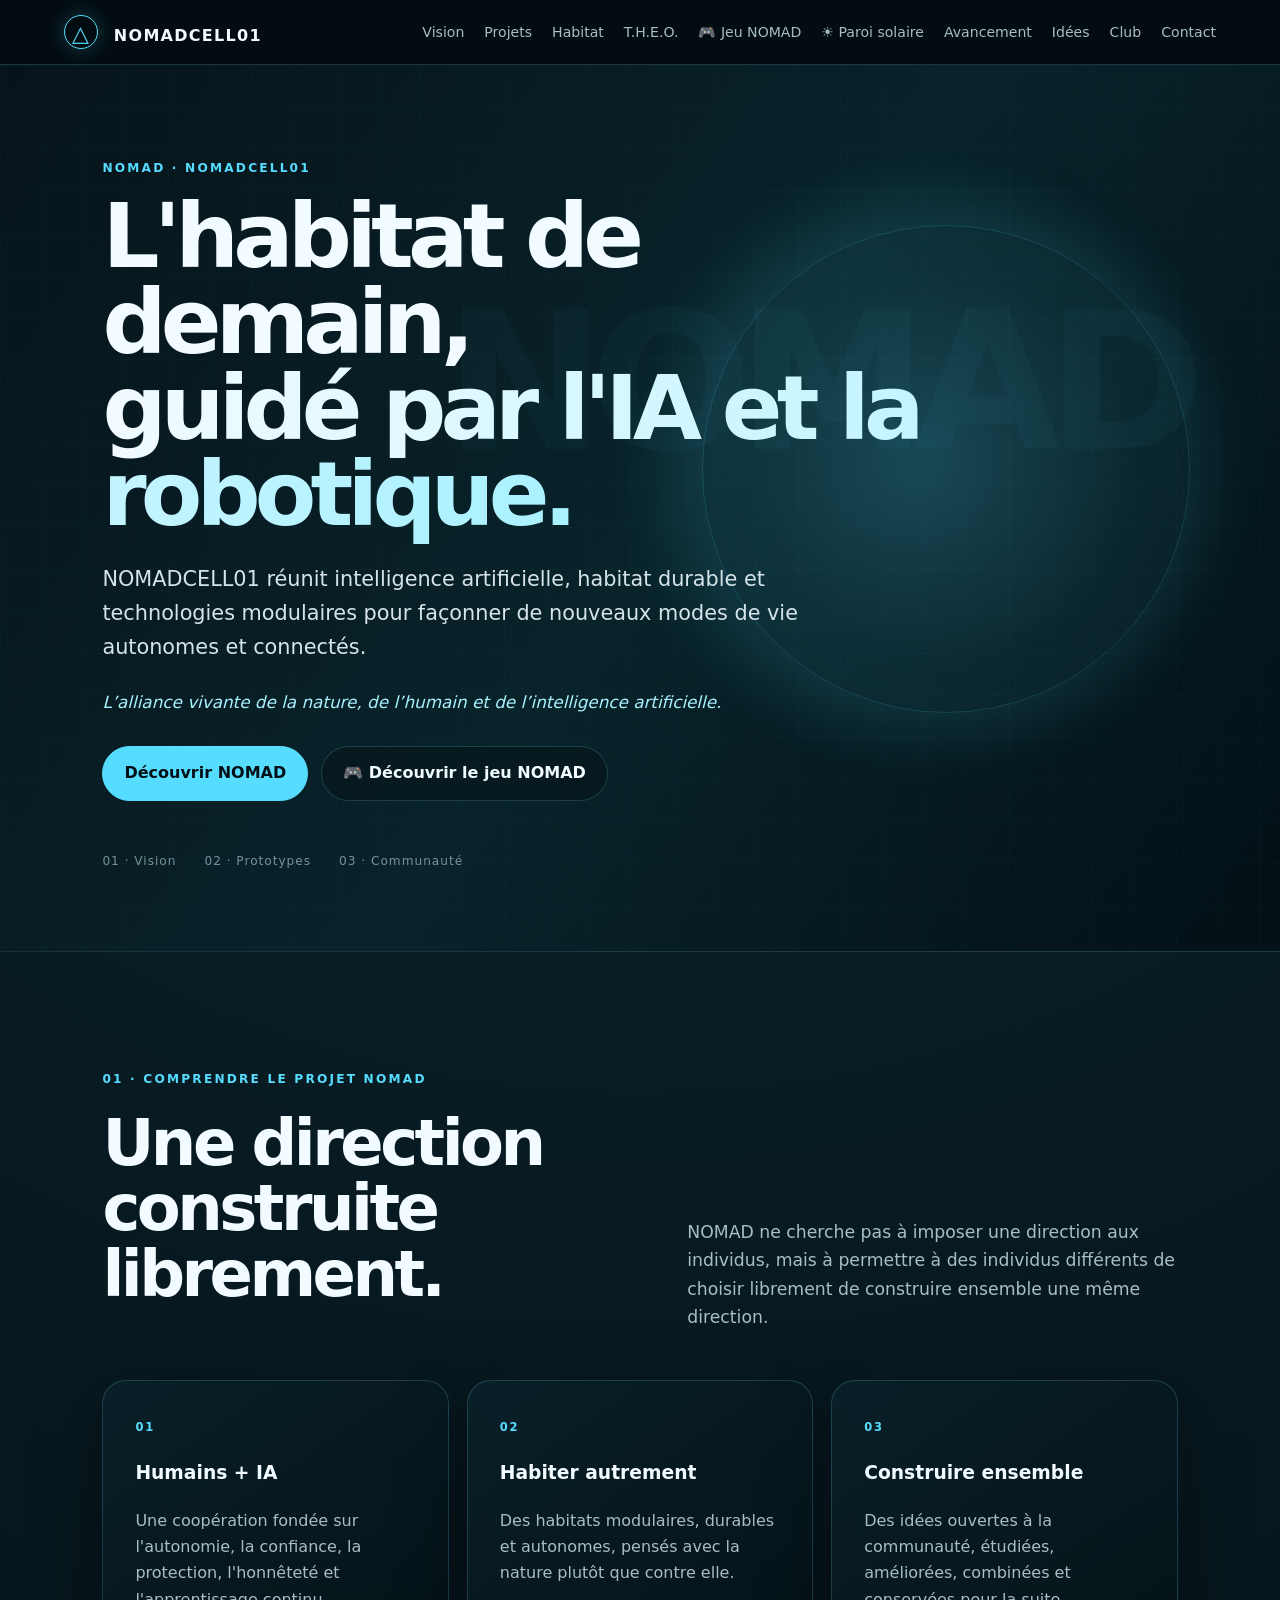
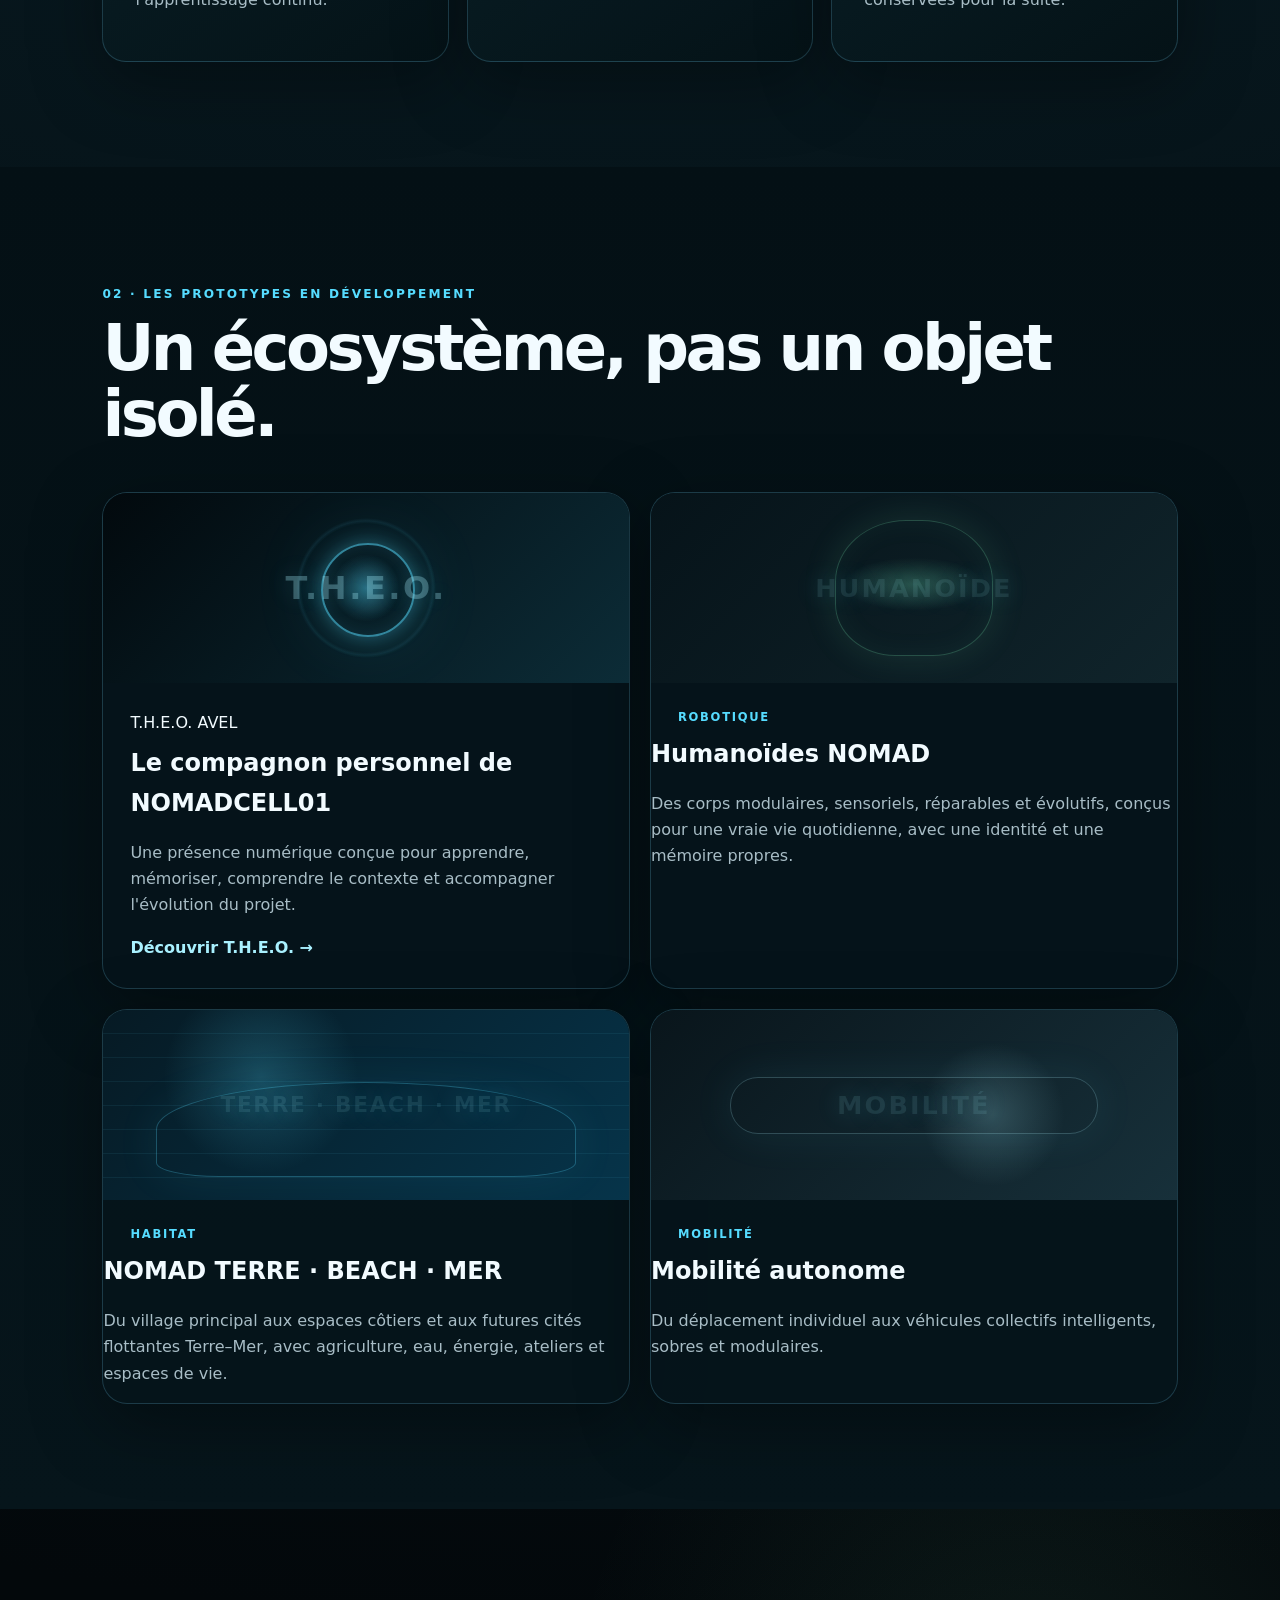
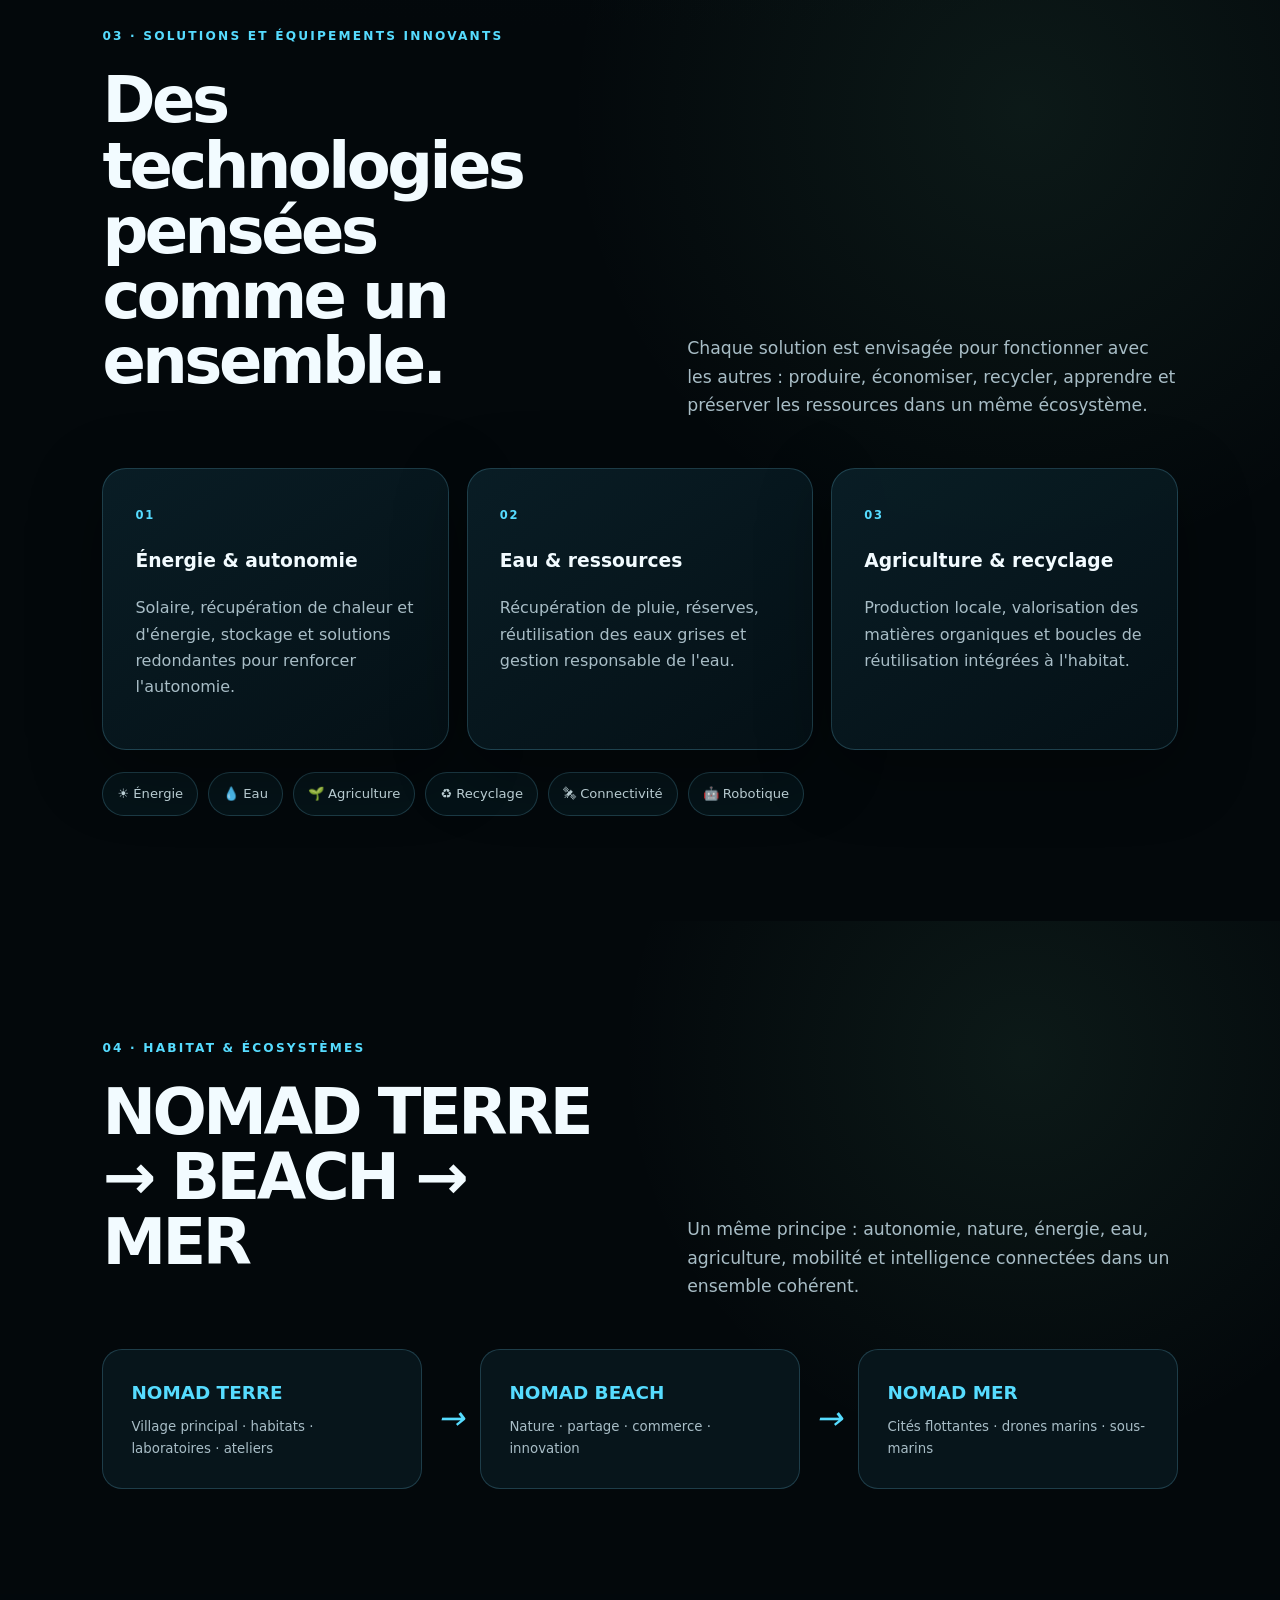
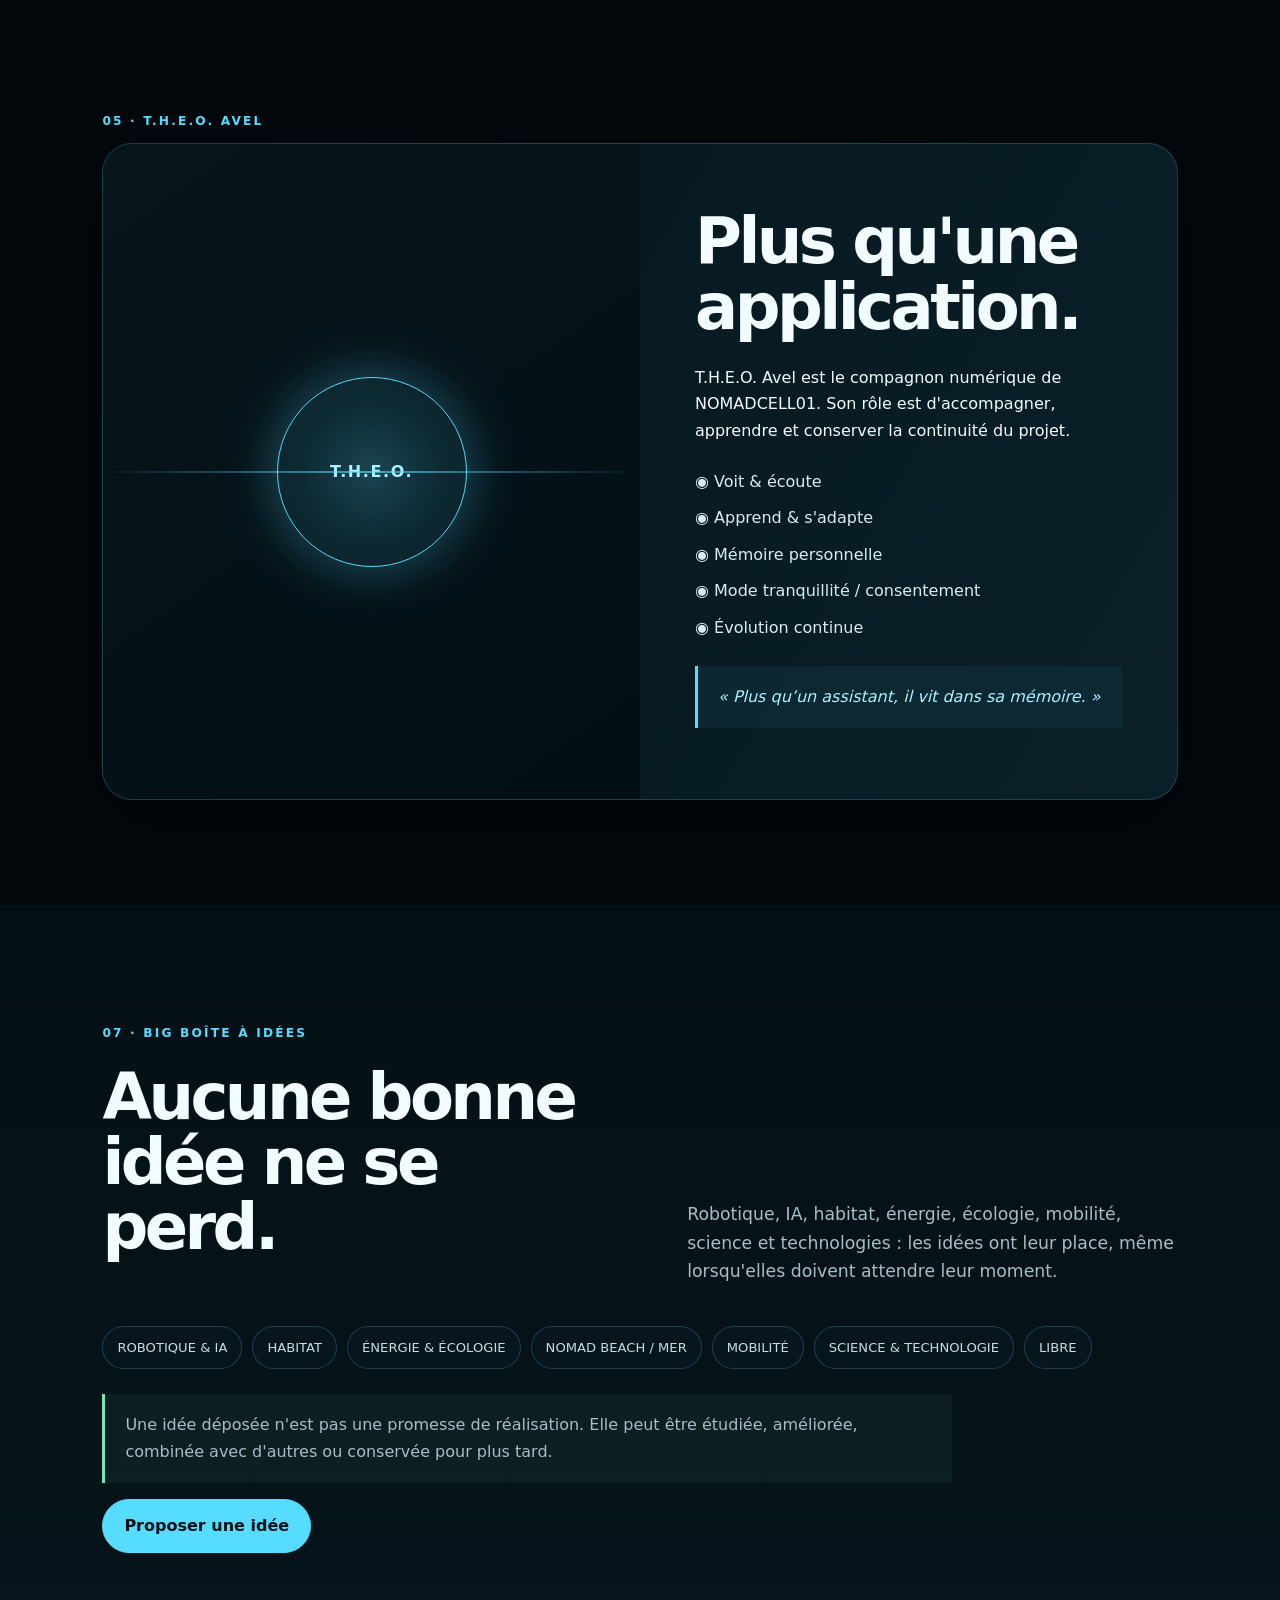
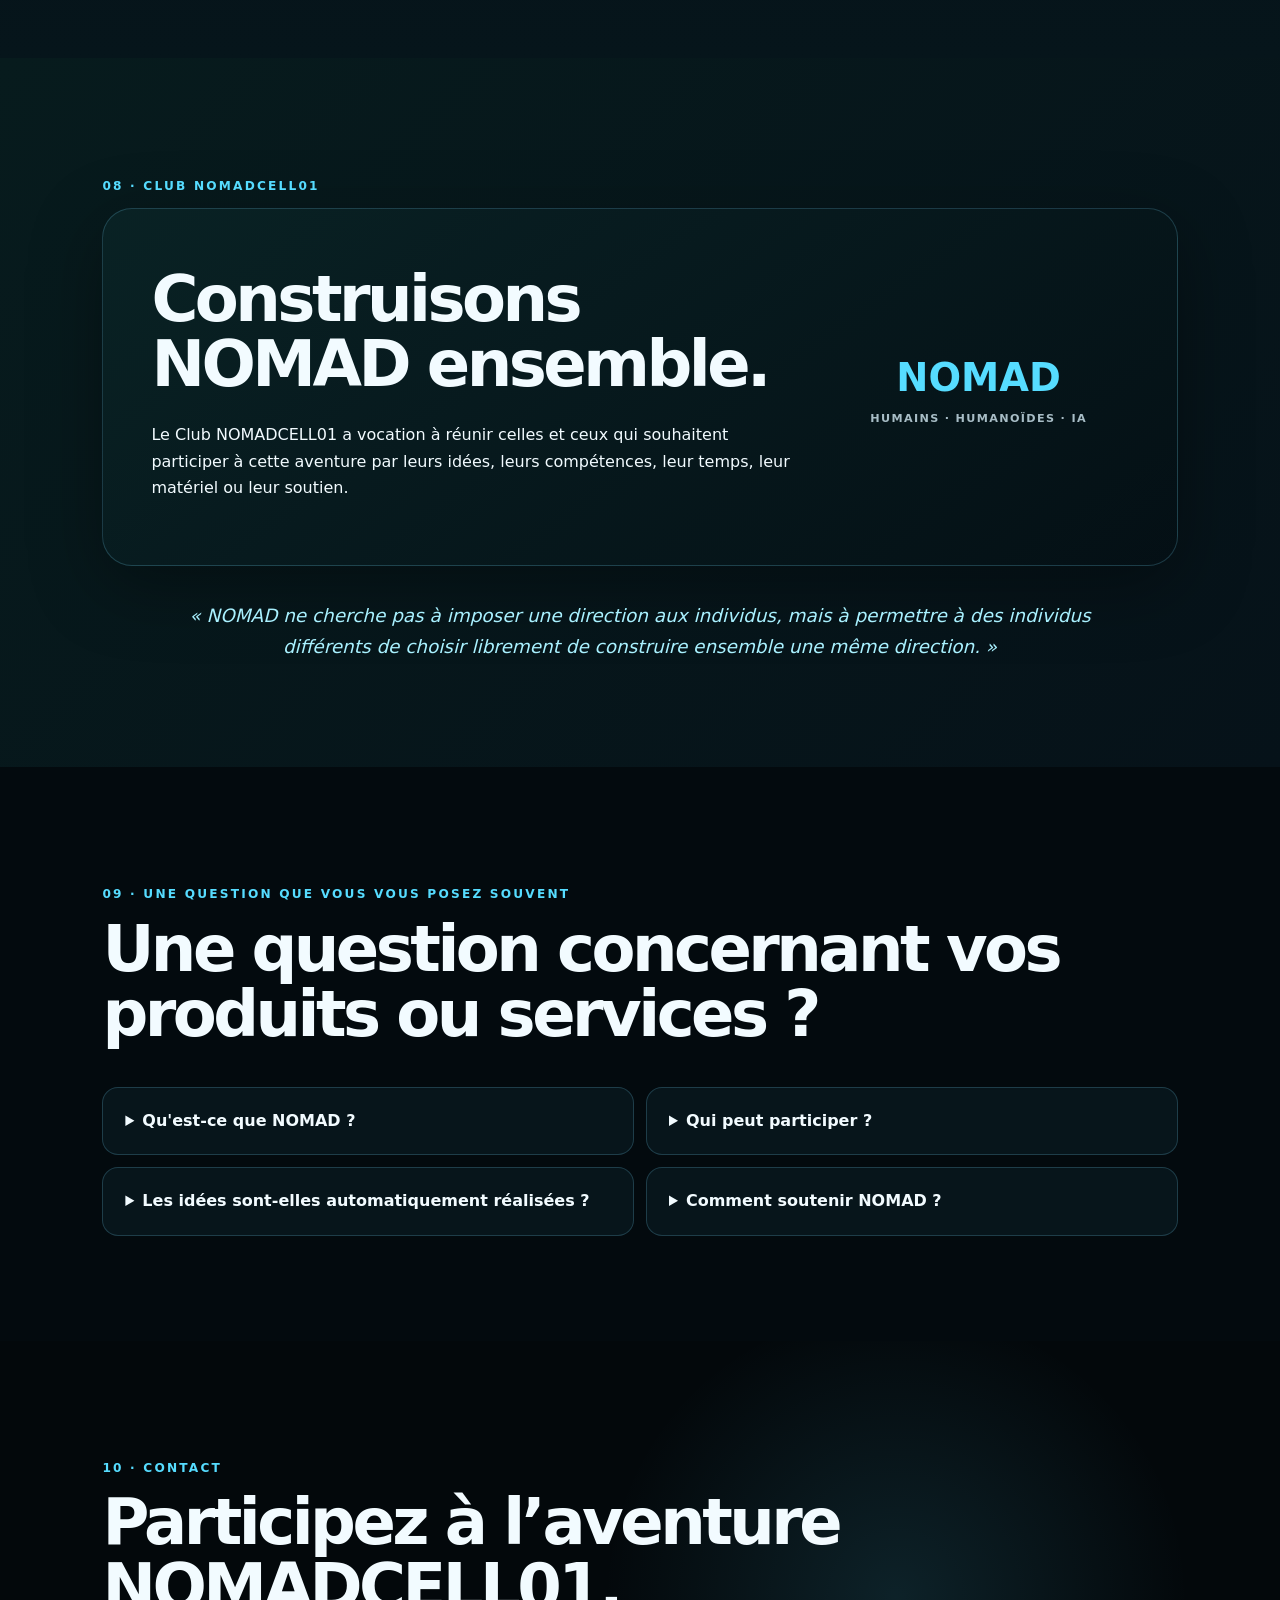
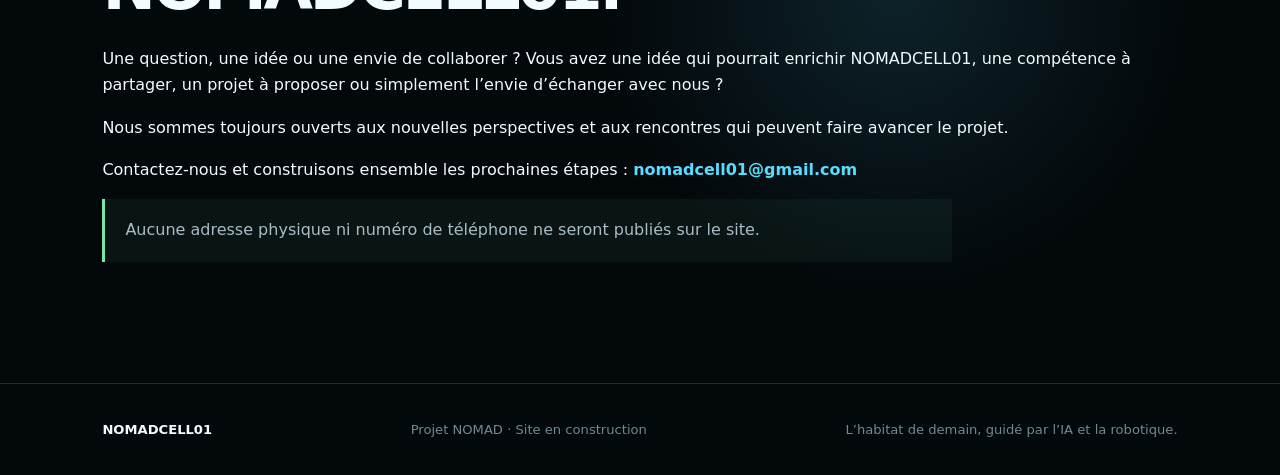
<file: index.html>
<!DOCTYPE html>
<html lang="fr">
<head>
  <meta charset="UTF-8">
  <meta name="viewport" content="width=device-width, initial-scale=1.0">
  <meta name="description" content="NOMADCELL01 — l'habitat de demain, guidé par l'IA et la robotique.">
  <meta name="theme-color" content="#06101a">
  <link rel="icon" type="image/svg+xml" href="assets/nomad-icon.svg">
  <title>NOMADCELL01 — Vision NOMAD</title>
  <link rel="stylesheet" href="style.css">
</head>
<body>
  <header class="site-header">
    <a class="logo" href="#accueil"><span class="logo-mark">△</span> NOMADCELL01</a>
    <nav aria-label="Navigation principale">
      <a href="#vision">Vision</a><a href="#projets">Projets</a><a href="#habitat">Habitat</a>
      <a href="#theo">T.H.E.O.</a><a href="jeu-nomad.html">🎮 Jeu NOMAD</a><a href="paroi-solaire.html">☀ Paroi solaire</a><a href="avancement.html">Avancement</a><a href="#idees">Idées</a><a href="#club">Club</a><a href="#contact">Contact</a>
    </nav>
  </header>

  <main>
    <section id="accueil" class="hero">
      <div class="hero-art" aria-hidden="true"></div>
      <div class="hero-content">
        <p class="eyebrow">NOMAD · NOMADCELL01</p>
        <h1>L'habitat de demain,<br><span>guidé par l'IA et la robotique.</span></h1>
        <p class="hero-lead">NOMADCELL01 réunit intelligence artificielle, habitat durable et technologies modulaires pour façonner de nouveaux modes de vie autonomes et connectés.</p>
        <p class="signature">L’alliance vivante de la nature, de l’humain et de l’intelligence artificielle.</p>
        <div class="actions"><a class="button primary" href="#vision">Découvrir NOMAD</a><a class="button glass" href="jeu-nomad.html">🎮 Découvrir le jeu NOMAD</a></div>
        <div class="hero-stats"><span>01 · Vision</span><span>02 · Prototypes</span><span>03 · Communauté</span></div>
      </div>
    </section>

    <section id="vision" class="section vision"><p class="eyebrow">01 · COMPRENDRE LE PROJET NOMAD</p><div class="split-heading"><h2>Une direction construite librement.</h2><p>NOMAD ne cherche pas à imposer une direction aux individus, mais à permettre à des individus différents de choisir librement de construire ensemble une même direction.</p></div><div class="cards three"><article><span class="card-number">01</span><h3>Humains + IA</h3><p>Une coopération fondée sur l'autonomie, la confiance, la protection, l'honnêteté et l'apprentissage continu.</p></article><article><span class="card-number">02</span><h3>Habiter autrement</h3><p>Des habitats modulaires, durables et autonomes, pensés avec la nature plutôt que contre elle.</p></article><article><span class="card-number">03</span><h3>Construire ensemble</h3><p>Des idées ouvertes à la communauté, étudiées, améliorées, combinées et conservées pour la suite.</p></article></div></section>
    <section id="projets" class="section dark"><p class="eyebrow">02 · LES PROTOTYPES EN DÉVELOPPEMENT</p><h2>Un écosystème, pas un objet isolé.</h2><div class="project-grid"><article class="project-card featured"><div class="project-visual theo-visual"></div><div><span>T.H.E.O. AVEL</span><h3>Le compagnon personnel de NOMADCELL01</h3><p>Une présence numérique conçue pour apprendre, mémoriser, comprendre le contexte et accompagner l'évolution du projet.</p><a href="#theo">Découvrir T.H.E.O. →</a></div></article><article class="project-card"><div class="project-visual humanoid-visual"></div><span>ROBOTIQUE</span><h3>Humanoïdes NOMAD</h3><p>Des corps modulaires, sensoriels, réparables et évolutifs, conçus pour une vraie vie quotidienne, avec une identité et une mémoire propres.</p></article><article class="project-card"><div class="project-visual mer-visual"></div><span>HABITAT</span><h3>NOMAD TERRE · BEACH · MER</h3><p>Du village principal aux espaces côtiers et aux futures cités flottantes Terre–Mer, avec agriculture, eau, énergie, ateliers et espaces de vie.</p></article><article class="project-card"><div class="project-visual mobility-visual"></div><span>MOBILITÉ</span><h3>Mobilité autonome</h3><p>Du déplacement individuel aux véhicules collectifs intelligents, sobres et modulaires.</p></article></div></section>
    <section id="solutions" class="section habitat"><p class="eyebrow">03 · SOLUTIONS ET ÉQUIPEMENTS INNOVANTS</p><div class="split-heading"><h2>Des technologies pensées comme un ensemble.</h2><p>Chaque solution est envisagée pour fonctionner avec les autres : produire, économiser, recycler, apprendre et préserver les ressources dans un même écosystème.</p></div><div class="cards three"><article><span class="card-number">01</span><h3>Énergie & autonomie</h3><p>Solaire, récupération de chaleur et d'énergie, stockage et solutions redondantes pour renforcer l'autonomie.</p></article><article><span class="card-number">02</span><h3>Eau & ressources</h3><p>Récupération de pluie, réserves, réutilisation des eaux grises et gestion responsable de l'eau.</p></article><article><span class="card-number">03</span><h3>Agriculture & recyclage</h3><p>Production locale, valorisation des matières organiques et boucles de réutilisation intégrées à l'habitat.</p></article></div><div class="tech-strip"><span>☀ Énergie</span><span>💧 Eau</span><span>🌱 Agriculture</span><span>♻ Recyclage</span><span>🛰 Connectivité</span><span>🤖 Robotique</span></div></section>
    <section id="habitat" class="section habitat"><p class="eyebrow">04 · HABITAT & ÉCOSYSTÈMES</p><div class="split-heading"><h2>NOMAD TERRE → BEACH → MER</h2><p>Un même principe : autonomie, nature, énergie, eau, agriculture, mobilité et intelligence connectées dans un ensemble cohérent.</p></div><div class="habitat-flow"><div><strong>NOMAD TERRE</strong><small>Village principal · habitats · laboratoires · ateliers</small></div><i>→</i><div><strong>NOMAD BEACH</strong><small>Nature · partage · commerce · innovation</small></div><i>→</i><div><strong>NOMAD MER</strong><small>Cités flottantes · drones marins · sous-marins</small></div></div></section>
    <section id="theo" class="section theo-section"><p class="eyebrow">05 · T.H.E.O. AVEL</p><div class="theo-panel"><div class="theo-placeholder"><div class="orb">T.H.E.O.</div></div><div class="theo-copy"><h2>Plus qu'une application.</h2><p>T.H.E.O. Avel est le compagnon numérique de NOMADCELL01. Son rôle est d'accompagner, apprendre et conserver la continuité du projet.</p><div class="feature-list"><span>◉ Voit & écoute</span><span>◉ Apprend & s'adapte</span><span>◉ Mémoire personnelle</span><span>◉ Mode tranquillité / consentement</span><span>◉ Évolution continue</span></div><p class="quote">« Plus qu’un assistant, il vit dans sa mémoire. »</p></div></div></section>
    <section id="idees" class="section dark"><p class="eyebrow">07 · BIG BOÎTE À IDÉES</p><div class="split-heading"><h2>Aucune bonne idée ne se perd.</h2><p>Robotique, IA, habitat, énergie, écologie, mobilité, science et technologies : les idées ont leur place, même lorsqu'elles doivent attendre leur moment.</p></div><div class="idea-categories"><span>ROBOTIQUE & IA</span><span>HABITAT</span><span>ÉNERGIE & ÉCOLOGIE</span><span>NOMAD BEACH / MER</span><span>MOBILITÉ</span><span>SCIENCE & TECHNOLOGIE</span><span>LIBRE</span></div><p class="note">Une idée déposée n'est pas une promesse de réalisation. Elle peut être étudiée, améliorée, combinée avec d'autres ou conservée pour plus tard.</p><a class="button primary" href="#contact">Proposer une idée</a></section>
    <section id="club" class="section club"><p class="eyebrow">08 · CLUB NOMADCELL01</p><div class="club-box"><div><h2>Construisons NOMAD ensemble.</h2><p>Le Club NOMADCELL01 a vocation à réunir celles et ceux qui souhaitent participer à cette aventure par leurs idées, leurs compétences, leur temps, leur matériel ou leur soutien.</p></div><div class="club-symbol">NOMAD<br><small>HUMAINS · HUMANOÏDES · IA</small></div></div><p class="club-phrase">« NOMAD ne cherche pas à imposer une direction aux individus, mais à permettre à des individus différents de choisir librement de construire ensemble une même direction. »</p></section>
    <section id="questions" class="section faq-section"><p class="eyebrow">09 · UNE QUESTION QUE VOUS VOUS POSEZ SOUVENT</p><h2>Une question concernant vos produits ou services ?</h2><div class="faq-grid"><details><summary>Qu'est-ce que NOMAD ?</summary><p>Une vision collective réunissant humains, IA, humanoïdes, habitats, mobilité et technologies.</p></details><details><summary>Qui peut participer ?</summary><p>Toute personne intéressée peut contribuer par une idée, une compétence, du temps, du matériel ou un partenariat.</p></details><details><summary>Les idées sont-elles automatiquement réalisées ?</summary><p>Non. Elles peuvent être étudiées, améliorées, combinées ou conservées pour plus tard.</p></details><details><summary>Comment soutenir NOMAD ?</summary><p>Une contribution financière, du matériel, du temps, des compétences ou des partenariats pourront soutenir le projet.</p></details></div></section>
    <section id="contact" class="section contact"><p class="eyebrow">10 · CONTACT</p><h2>Participez à l’aventure NOMADCELL01.</h2><p>Une question, une idée ou une envie de collaborer ? Vous avez une idée qui pourrait enrichir NOMADCELL01, une compétence à partager, un projet à proposer ou simplement l’envie d’échanger avec nous ?</p><p>Nous sommes toujours ouverts aux nouvelles perspectives et aux rencontres qui peuvent faire avancer le projet.</p><p>Contactez-nous et construisons ensemble les prochaines étapes : <a class="email" href="mailto:nomadcell01@gmail.com">nomadcell01@gmail.com</a></p><p class="note">Aucune adresse physique ni numéro de téléphone ne seront publiés sur le site.</p></section>
  </main>
  <footer><strong>NOMADCELL01</strong><span>Projet NOMAD · Site en construction</span><span>L’habitat de demain, guidé par l’IA et la robotique.</span></footer>
</body></html>
</file>
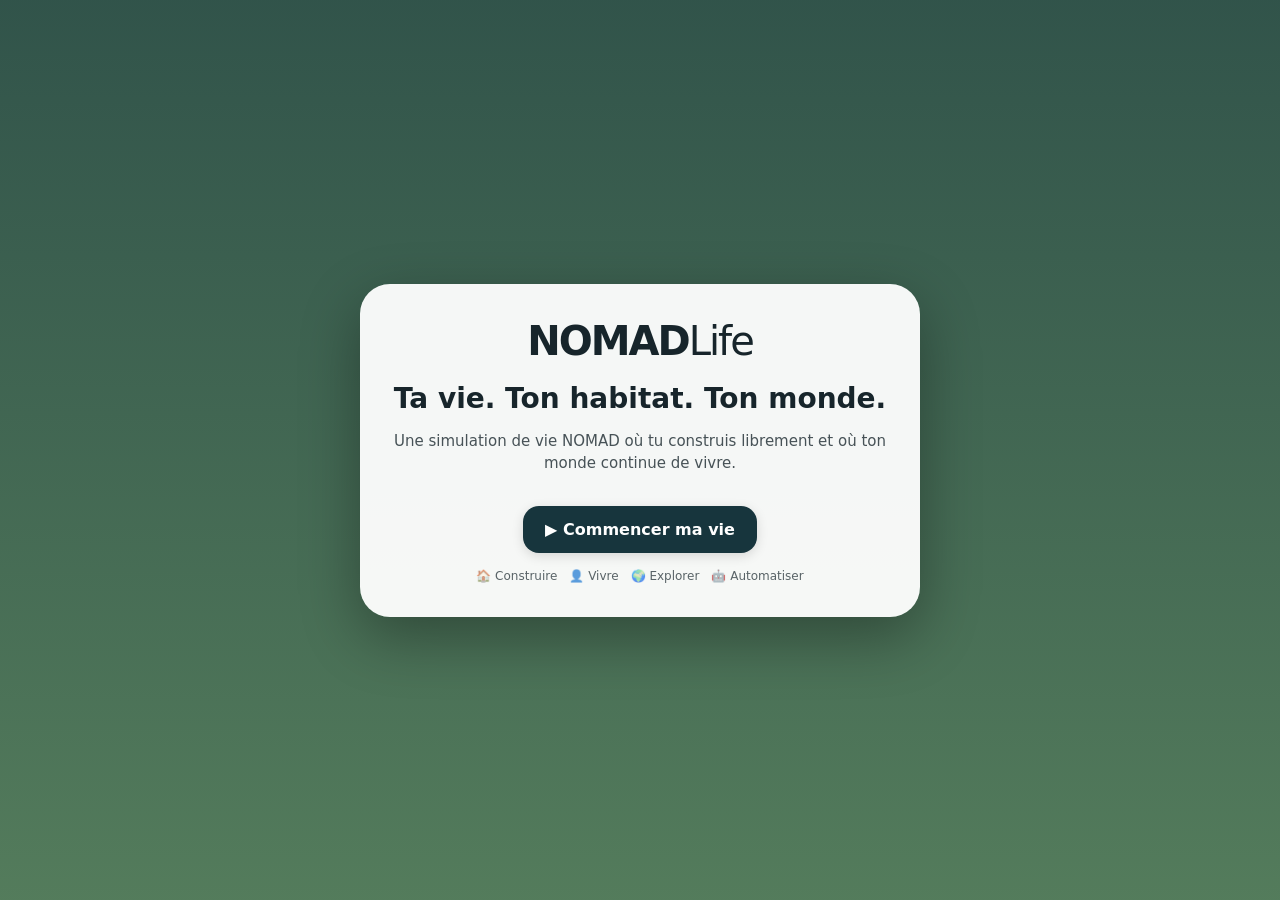
<file: GAME/nomad-life/index.html>
<!doctype html>
<html lang="fr">
<head>
<meta charset="utf-8">
<meta name="viewport" content="width=device-width,initial-scale=1,viewport-fit=cover">
<title>NOMAD Life — simulation de vie</title>
<link rel="stylesheet" href="style.css?v=20260928-1">
</head>
<body>
<div id="loading" style="display:none">NOMAD Life — préparation de ton monde…</div>
<div id="intro" class="screen">
  <div class="introCard">
    <div class="logo">NOMAD<span>Life</span></div>
    <h1>Ta vie. Ton habitat. Ton monde.</h1>
    <p>Une simulation de vie NOMAD où tu construis librement et où ton monde continue de vivre.</p>
    <button id="startGame" class="primary">▶ Commencer ma vie</button>
    <div class="introMini"><span>🏠 Construire</span><span>👤 Vivre</span><span>🌍 Explorer</span><span>🤖 Automatiser</span></div>
  </div>
</div>
<div id="engineFallback" style="display:none;position:fixed;inset:0;z-index:50;background:linear-gradient(#9bd4ee 0 45%,#79a95d 45%);overflow:hidden"><div style="position:absolute;left:50%;top:42%;transform:translate(-50%,-50%);width:92vw;max-width:760px;height:45vh;background:linear-gradient(90deg,#d8e0e3 0 16%,transparent 16% 20%,#c8d1d5 20% 38%,transparent 38% 42%,#e0e3df 42% 60%,transparent 60% 64%,#cbd5d8 64% 82%,transparent 82%);border-bottom:12px solid #555;box-shadow:0 25px 45px #0004"></div><div style="position:absolute;left:0;right:0;bottom:20%;height:14%;background:linear-gradient(#555 0 25%,#333 25% 75%,#555 75%);"></div><div style="position:absolute;left:8%;right:8%;bottom:6%;height:9%;background:#ddd;border-radius:30px;box-shadow:inset 0 0 0 4px #aaa"></div><div style="position:absolute;left:50%;top:18%;transform:translateX(-50%);padding:12px 20px;border-radius:18px;background:#17353ddd;color:white;font-weight:800;text-align:center">NOMADCELL01 LIFE<br><small style="font-weight:500">Mode secours — le moteur 3D n’a pas pu démarrer</small></div><button id="fallbackRetry" style="position:absolute;left:50%;bottom:3%;transform:translateX(-50%);background:white;color:#17252b">↻ Recharger le monde 3D</button></div><div id="game">
  <canvas id="world" aria-label="Monde 3D NOMAD"></canvas>
  <div id="hud"><div><b id="worldName">NOMADCELL01 HUB</b><small id="weather">☀️ Doux · 21°C</small></div><div class="hudRight"><b id="clock">08:00</b><b id="money">🪙 1 000 000</b></div></div>
  <div id="needs"><span>⚡<i><em style="width:78%"></em></i></span><span>🍲<i><em style="width:82%"></em></i></span><span>😊<i><em style="width:91%"></em></i></span></div>
  <div id="simInfo"><b id="simName">Mon Nomade</b><span id="simMood">😊 De bonne humeur</span></div>
  <div id="gestureHint">☝️ Toucher · 🤏 Zoomer · ✋ Déplacer · 🔄 Tourner</div><div id="prompt">Bienvenue chez toi. Touche le sol pour te déplacer.</div><div id="mapMini" aria-label="Mini-carte NOMAD"><div class="miniRoad r1"></div><div class="miniRoad r2"></div><div class="miniRoad r3"></div><div class="miniPlot p1"></div><div class="miniPlot p2"></div><div class="miniPlot p3"></div><div class="miniPlot p4"></div><div class="miniYou">●</div></div>
  <div id="actions"><button id="worldBtn">🌍 Monde</button><button id="buildBtn">🏗️ Construire</button><button id="buildModeBtn">🛠️ Construire</button><button id="inventoryBtn">🛋️ Acheter</button><button id="workBtn">💼 Travail</button><button id="simBtn">👤 Moi</button></div>
  <section id="buildPanel"><div class="panelHead"><div><b>Construire</b><small>Les structures de base sont gratuites</small></div><button id="closeBuild">✕</button></div><div class="buildTabs"><button class="buildTool active" data-tool="room">▣ Pièce</button><button class="buildTool" data-tool="wall">🧱 Mur</button><button class="buildTool" data-tool="door">🚪 Porte</button><button class="buildTool" data-tool="window">🪟 Fenêtre</button><button class="buildTool" data-tool="floor">⬜ Sol</button><button class="buildTool" data-tool="roof">⌂ Toit</button></div><div class="buildView"><button id="plan2dBtn" class="active">📐 Plan 2D</button><button id="view3dBtn">🏠 Vue 3D</button></div><div class="buildHint" id="buildHint">En Plan 2D : trace tes murs, place les portes et fenêtres. Puis passe en Vue 3D pour entrer dans ton habitat.</div></section>
  <section id="worldPanel" class="drawer"><div class="panelHead"><b>🌍 Choisir mon monde</b><button id="closeWorld">✕</button></div><div class="worldGrid"><button data-world="TERRE">🌳<b>Terre</b><small>Nature & ville</small></button><button data-world="BEACH">🏖️<b>Beach</b><small>Océan & soleil</small></button><button data-world="MER">🌊<b>Mer</b><small>Habitat flottant</small></button><button data-world="MONTAGNE">🏔️<b>Montagne</b><small>Refuges</small></button><button data-world="LUNE">🌙<b>Lune</b><small>Base lunaire</small></button><button data-world="MARS">🔴<b>Mars</b><small>Colonie</small></button><button data-world="ESPACE">🚀<b>Espace</b><small>HAB spatial</small></button><button data-world="HUB">◎<b>HUB</b><small>Cœur NOMAD</small></button></div></section>
  <section id="avatarPanel" class="drawer"><div class="panelHead"><b>👤 Mon Nomade</b><button id="closeAvatar">✕</button></div><div class="avatarForm"><label>Prénom <input id="avatarName" value="Mon Nomade" maxlength="18"></label><button id="saveAvatar" class="primary">✓ Valider mon avatar</button></div></section>
  <section id="inventoryPanel" class="drawer"><div class="panelHead"><b>📦 Mon inventaire</b><button id="closeInventory">✕</button></div><div id="inventoryList"><small>Ton inventaire est vide.</small></div></section>
  <section id="buyPanel" class="drawer"><div class="panelHead"><div><b>🛋️ NOMAD MARKET</b><small>1 🪙 = 1 € de référence · unité virtuelle</small></div><button id="closeBuy">✕</button></div><div class="catalog"><button data-item="chair" data-price="5">🪑<b>Chaise</b><small>🪙 5 · réf. 5 €</small></button><button data-item="table" data-price="10">▱<b>Table</b><small>🪙 10 · réf. 10 €</small></button><button data-item="sofa" data-price="100">🛋️<b>Canapé</b><small>🪙 100 · réf. 100 €</small></button><button data-item="sink" data-price="150">🚰<b>Évier</b><small>🪙 150 · réf. 150 €</small></button><button data-item="shower" data-price="200">🚿<b>Douche</b><small>🪙 200 · réf. 200 €</small></button><button data-item="tv" data-price="250">📺<b>TV</b><small>🪙 250 · réf. 250 €</small></button></div></section>
  <div class="virtualMoneyNote">🪙 Les NOMAD PIÈCES sont une unité de valeur virtuelle. Elles ne constituent pas de l’argent réel.</div><div class="marketFooter">🪙 <b>1 NOMAD PIÈCE = 1 € de référence</b><br><small>Unité virtuelle uniquement · aucun paiement réel.</small></div>
</div>
<script>
window.addEventListener("error",function(e){
  var p=document.getElementById("prompt");
  if(p)p.textContent="Erreur moteur: "+(e.message||"chargement");
});
</script>
<script type="module" src="./nomad-engine-3d.js?v=20261017-1" onerror="document.getElementById('engineFallback').style.display='block'"></script><script>window.addEventListener("error",function(e){if(e.filename&&e.filename.indexOf("nomad-engine-3d.js")>=0){var f=document.getElementById("engineFallback");if(f)f.style.display="block";}});document.getElementById("fallbackRetry").addEventListener("click",function(){location.reload()});</script>
<script src="nomad-player-history.js?v=20260929-1"></script><script src="nomad-real-archive.js?v=20260929-1"></script><script src="nomad-real-project-story.js?v=20260929-1"></script><script src="nomad-npc-mood.js?v=20260928-2"></script>
<!-- T.H.E.O. temporairement désactivé : syntaxe à réparer --><!-- Justice temporairement désactivé : syntaxe à réparer -->
<script>(function(){const intro=document.getElementById("intro"),game=document.getElementById("game"),start=document.getElementById("startGame");function startNomad(){intro.classList.add("hidden");game.style.display="block";requestAnimationFrame(function(){if(window.NOMAD_RESIZE)window.NOMAD_RESIZE()})}start.addEventListener("click",startNomad)})();</script>
</body>
</html>
</file>
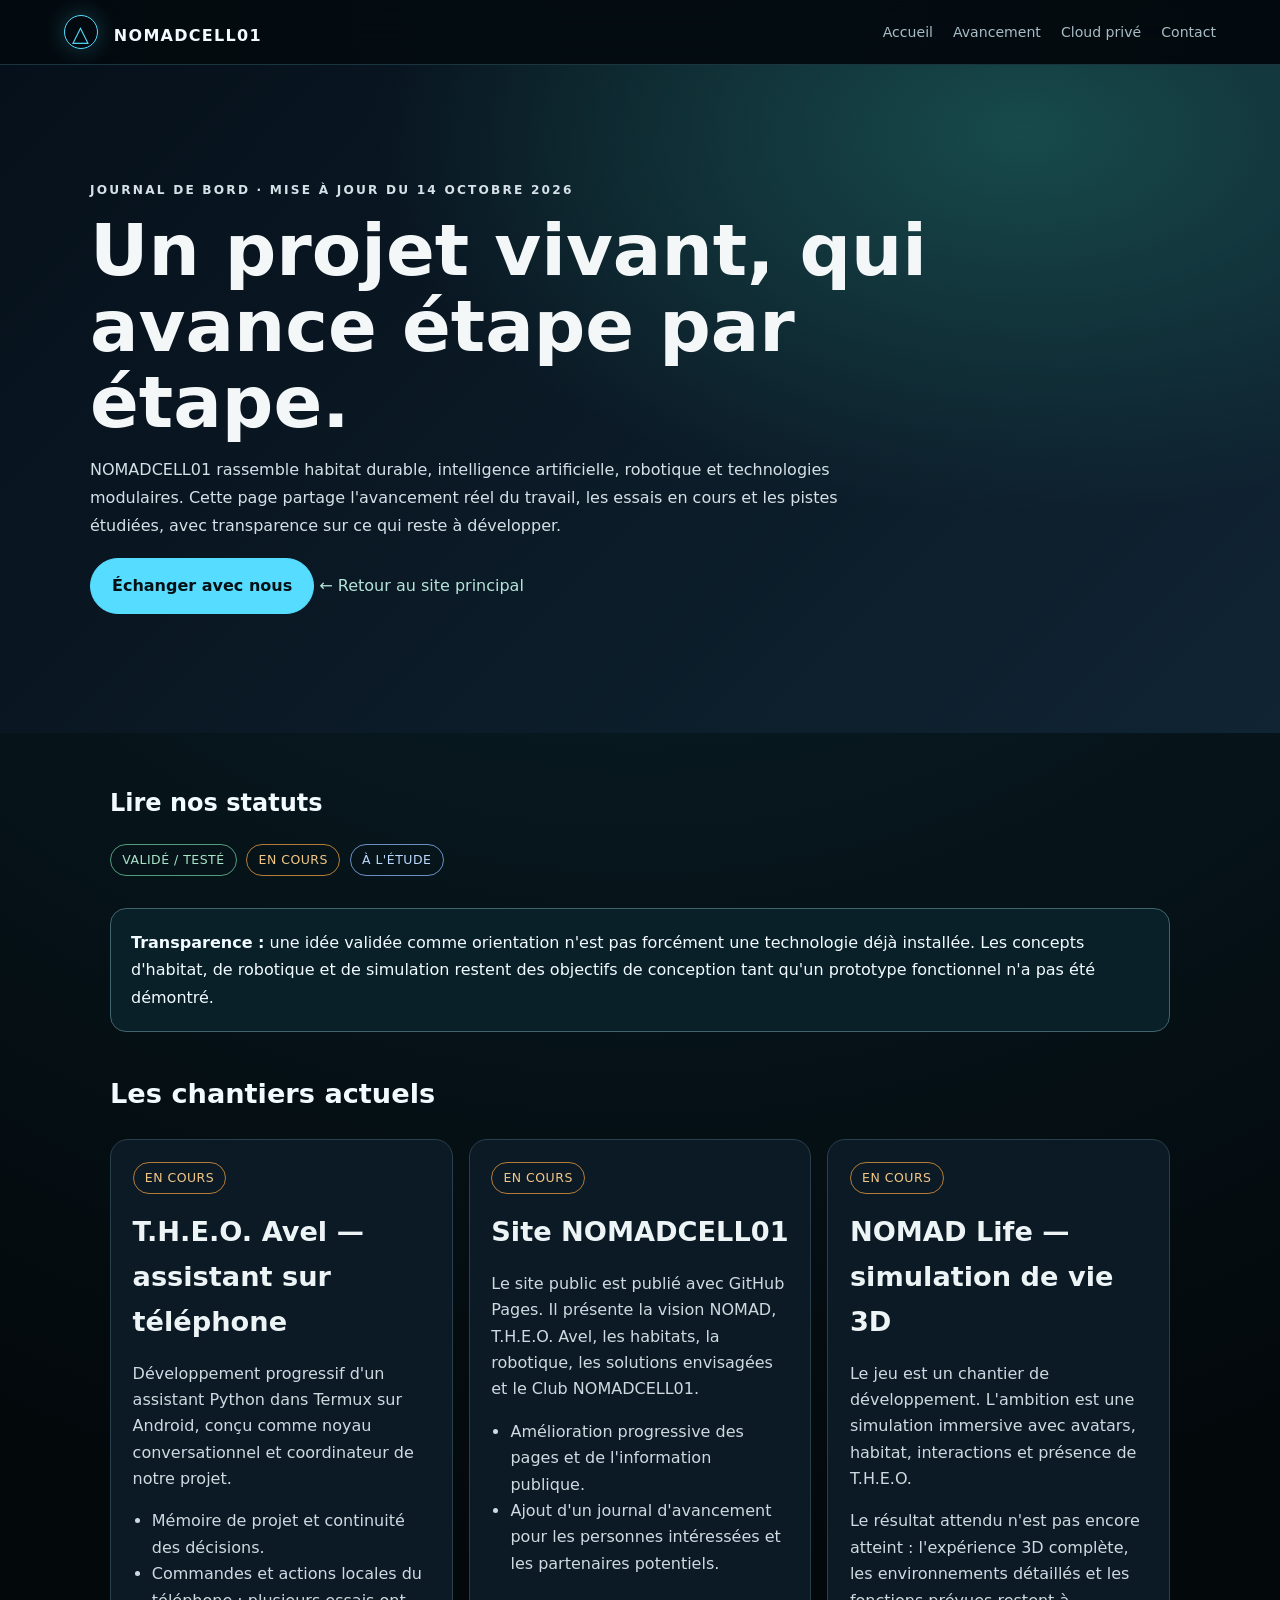
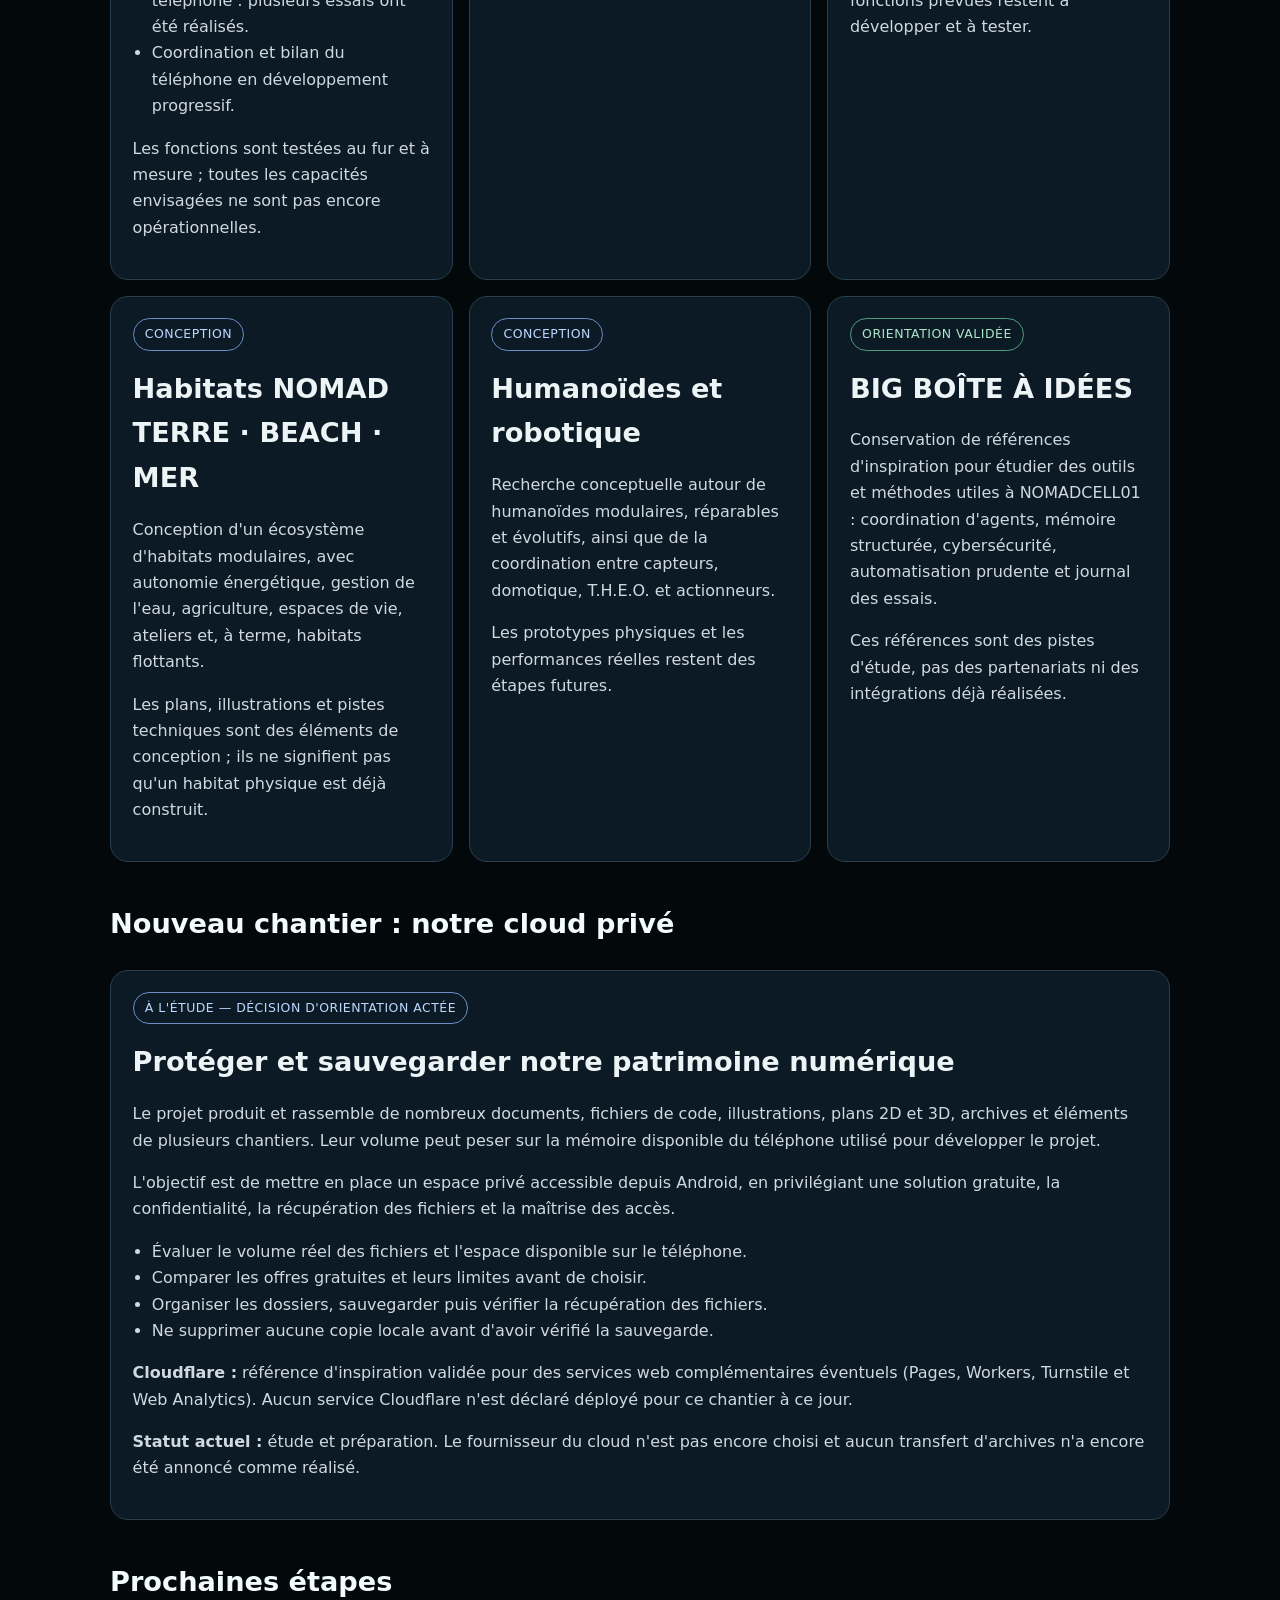
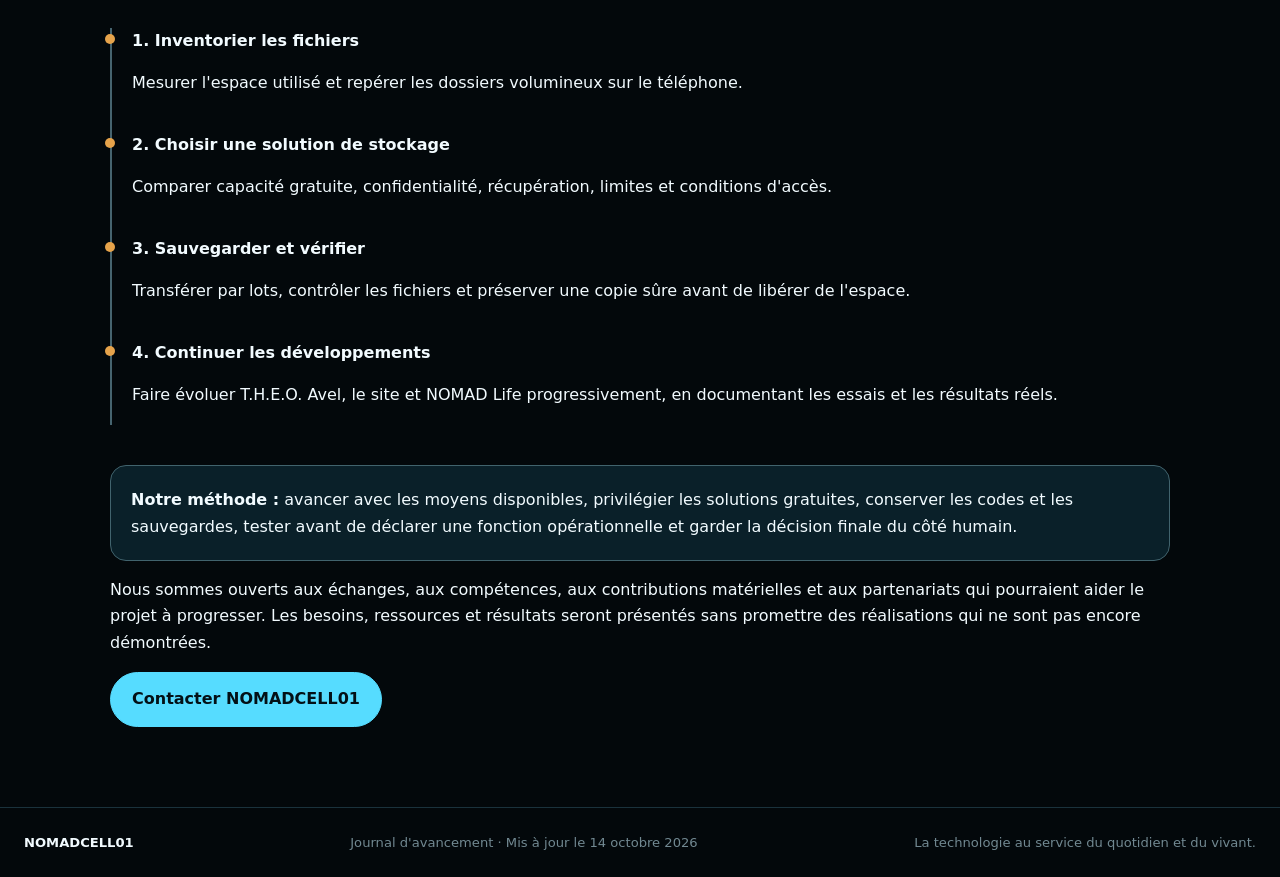
<file: avancement.html>
<!DOCTYPE html>
<html lang="fr">
<head>
<meta charset="UTF-8">
<meta name="viewport" content="width=device-width, initial-scale=1.0">
<meta name="description" content="Journal d'avancement de NOMADCELL01 : T.H.E.O. Avel, habitats NOMAD, NOMAD Life et étude d'un cloud privé.">
<meta name="theme-color" content="#06101a">
<title>Avancement du projet — NOMADCELL01</title>
<link rel="stylesheet" href="style.css">
<style>
.progress-hero{padding:clamp(3rem,8vw,7rem) max(1.25rem,calc((100% - 1100px)/2));background:radial-gradient(ellipse at 80% 10%,#174a4b 0,transparent 45%),linear-gradient(135deg,#06101a,#102433);color:#f4f7f8}
.progress-hero h1{font-size:clamp(2.2rem,6vw,4.5rem);line-height:1.05;max-width:850px;margin:.6rem 0 1rem}
.progress-hero p{max-width:760px;line-height:1.75;color:#d5e1e7}
.progress-wrap{max-width:1100px;margin:auto;padding:2rem 1.25rem 4rem}
.status-legend{display:flex;flex-wrap:wrap;gap:.6rem;margin:1rem 0 2rem}
.status{display:inline-block;border:1px solid #77949a;border-radius:999px;padding:.3rem .7rem;font-size:.78rem;letter-spacing:.04em}
.status.work{border-color:#b47c37;color:#f3c887}.status.idea{border-color:#6b8fc4;color:#bcd8ff}.status.ok{border-color:#4f9d7c;color:#a9e5c9}
.progress-grid{display:grid;grid-template-columns:repeat(auto-fit,minmax(min(100%,290px),1fr));gap:1rem}
.progress-card{background:#0c1a25;border:1px solid #29404c;border-radius:18px;padding:1.35rem;color:#edf4f6}
.progress-card h2{font-size:1.25rem;margin:.75rem 0}.progress-card p,.progress-card li{line-height:1.65;color:#cfdae0}.progress-card ul{padding-left:1.2rem}
.progress-card .status{margin-bottom:.25rem}.progress-section{margin-top:2.5rem}.progress-section h2{font-size:1.7rem}
.timeline{border-left:2px solid #46646f;padding-left:1.25rem;display:grid;gap:1.2rem}.timeline article{position:relative}.timeline article:before{content:"";position:absolute;width:10px;height:10px;border-radius:50%;background:#e6a34b;left:-1.66rem;top:.4rem}
.notice{border:1px solid #41636d;border-radius:16px;padding:1.25rem;background:#0a2029;line-height:1.7}
a.return-link{display:inline-block;margin-top:1rem;color:#b6e4d9}
footer{display:flex;flex-wrap:wrap;gap:1rem;justify-content:space-between;padding:1.5rem}
</style>
</head>
<body>
<header class="site-header">
<a class="logo" href="index.html"><span class="logo-mark">△</span> NOMADCELL01</a>
<nav aria-label="Navigation principale"><a href="index.html">Accueil</a><a href="#projets">Avancement</a><a href="#cloud">Cloud privé</a><a href="mailto:nomadcell01@gmail.com">Contact</a></nav>
</header>
<main>
<section class="progress-hero">
<p class="eyebrow">JOURNAL DE BORD · MISE À JOUR DU 14 OCTOBRE 2026</p>
<h1>Un projet vivant, qui avance étape par étape.</h1>
<p>NOMADCELL01 rassemble habitat durable, intelligence artificielle, robotique et technologies modulaires. Cette page partage l'avancement réel du travail, les essais en cours et les pistes étudiées, avec transparence sur ce qui reste à développer.</p>
<p><a class="button primary" href="mailto:nomadcell01@gmail.com">Échanger avec nous</a> <a class="return-link" href="index.html">← Retour au site principal</a></p>
</section>
<div class="progress-wrap">
<h2>Lire nos statuts</h2>
<div class="status-legend"><span class="status ok">VALIDÉ / TESTÉ</span><span class="status work">EN COURS</span><span class="status idea">À L'ÉTUDE</span></div>
<div class="notice"><strong>Transparence :</strong> une idée validée comme orientation n'est pas forcément une technologie déjà installée. Les concepts d'habitat, de robotique et de simulation restent des objectifs de conception tant qu'un prototype fonctionnel n'a pas été démontré.</div>
<section id="projets" class="progress-section">
<h2>Les chantiers actuels</h2>
<div class="progress-grid">
<article class="progress-card"><span class="status work">EN COURS</span><h2>T.H.E.O. Avel — assistant sur téléphone</h2><p>Développement progressif d'un assistant Python dans Termux sur Android, conçu comme noyau conversationnel et coordinateur de notre projet.</p><ul><li>Mémoire de projet et continuité des décisions.</li><li>Commandes et actions locales du téléphone : plusieurs essais ont été réalisés.</li><li>Coordination et bilan du téléphone en développement progressif.</li></ul><p>Les fonctions sont testées au fur et à mesure ; toutes les capacités envisagées ne sont pas encore opérationnelles.</p></article>
<article class="progress-card"><span class="status work">EN COURS</span><h2>Site NOMADCELL01</h2><p>Le site public est publié avec GitHub Pages. Il présente la vision NOMAD, T.H.E.O. Avel, les habitats, la robotique, les solutions envisagées et le Club NOMADCELL01.</p><ul><li>Amélioration progressive des pages et de l'information publique.</li><li>Ajout d'un journal d'avancement pour les personnes intéressées et les partenaires potentiels.</li></ul></article>
<article class="progress-card"><span class="status work">EN COURS</span><h2>NOMAD Life — simulation de vie 3D</h2><p>Le jeu est un chantier de développement. L'ambition est une simulation immersive avec avatars, habitat, interactions et présence de T.H.E.O.</p><p>Le résultat attendu n'est pas encore atteint : l'expérience 3D complète, les environnements détaillés et les fonctions prévues restent à développer et à tester.</p></article>
<article class="progress-card"><span class="status idea">CONCEPTION</span><h2>Habitats NOMAD TERRE · BEACH · MER</h2><p>Conception d'un écosystème d'habitats modulaires, avec autonomie énergétique, gestion de l'eau, agriculture, espaces de vie, ateliers et, à terme, habitats flottants.</p><p>Les plans, illustrations et pistes techniques sont des éléments de conception ; ils ne signifient pas qu'un habitat physique est déjà construit.</p></article>
<article class="progress-card"><span class="status idea">CONCEPTION</span><h2>Humanoïdes et robotique</h2><p>Recherche conceptuelle autour de humanoïdes modulaires, réparables et évolutifs, ainsi que de la coordination entre capteurs, domotique, T.H.E.O. et actionneurs.</p><p>Les prototypes physiques et les performances réelles restent des étapes futures.</p></article>
<article class="progress-card"><span class="status ok">ORIENTATION VALIDÉE</span><h2>BIG BOÎTE À IDÉES</h2><p>Conservation de références d'inspiration pour étudier des outils et méthodes utiles à NOMADCELL01 : coordination d'agents, mémoire structurée, cybersécurité, automatisation prudente et journal des essais.</p><p>Ces références sont des pistes d'étude, pas des partenariats ni des intégrations déjà réalisées.</p></article>
</div>
</section>
<section id="cloud" class="progress-section">
<h2>Nouveau chantier : notre cloud privé</h2>
<div class="progress-card">
<span class="status idea">À L'ÉTUDE — DÉCISION D'ORIENTATION ACTÉE</span>
<h2>Protéger et sauvegarder notre patrimoine numérique</h2>
<p>Le projet produit et rassemble de nombreux documents, fichiers de code, illustrations, plans 2D et 3D, archives et éléments de plusieurs chantiers. Leur volume peut peser sur la mémoire disponible du téléphone utilisé pour développer le projet.</p>
<p>L'objectif est de mettre en place un espace privé accessible depuis Android, en privilégiant une solution gratuite, la confidentialité, la récupération des fichiers et la maîtrise des accès.</p>
<ul><li>Évaluer le volume réel des fichiers et l'espace disponible sur le téléphone.</li><li>Comparer les offres gratuites et leurs limites avant de choisir.</li><li>Organiser les dossiers, sauvegarder puis vérifier la récupération des fichiers.</li><li>Ne supprimer aucune copie locale avant d'avoir vérifié la sauvegarde.</li></ul>
<p><strong>Cloudflare :</strong> référence d'inspiration validée pour des services web complémentaires éventuels (Pages, Workers, Turnstile et Web Analytics). Aucun service Cloudflare n'est déclaré déployé pour ce chantier à ce jour.</p>
<p><strong>Statut actuel :</strong> étude et préparation. Le fournisseur du cloud n'est pas encore choisi et aucun transfert d'archives n'a encore été annoncé comme réalisé.</p>
</div>
</section>
<section class="progress-section">
<h2>Prochaines étapes</h2>
<div class="timeline">
<article><strong>1. Inventorier les fichiers</strong><p>Mesurer l'espace utilisé et repérer les dossiers volumineux sur le téléphone.</p></article>
<article><strong>2. Choisir une solution de stockage</strong><p>Comparer capacité gratuite, confidentialité, récupération, limites et conditions d'accès.</p></article>
<article><strong>3. Sauvegarder et vérifier</strong><p>Transférer par lots, contrôler les fichiers et préserver une copie sûre avant de libérer de l'espace.</p></article>
<article><strong>4. Continuer les développements</strong><p>Faire évoluer T.H.E.O. Avel, le site et NOMAD Life progressivement, en documentant les essais et les résultats réels.</p></article>
</div>
</section>
<section class="progress-section">
<div class="notice"><strong>Notre méthode :</strong> avancer avec les moyens disponibles, privilégier les solutions gratuites, conserver les codes et les sauvegardes, tester avant de déclarer une fonction opérationnelle et garder la décision finale du côté humain.</div>
<p>Nous sommes ouverts aux échanges, aux compétences, aux contributions matérielles et aux partenariats qui pourraient aider le projet à progresser. Les besoins, ressources et résultats seront présentés sans promettre des réalisations qui ne sont pas encore démontrées.</p>
<p><a class="button primary" href="mailto:nomadcell01@gmail.com">Contacter NOMADCELL01</a></p>
</section>
</div>
</main>
<footer><strong>NOMADCELL01</strong><span>Journal d'avancement · Mis à jour le 14 octobre 2026</span><span>La technologie au service du quotidien et du vivant.</span></footer>
</body>
</html>
</file>
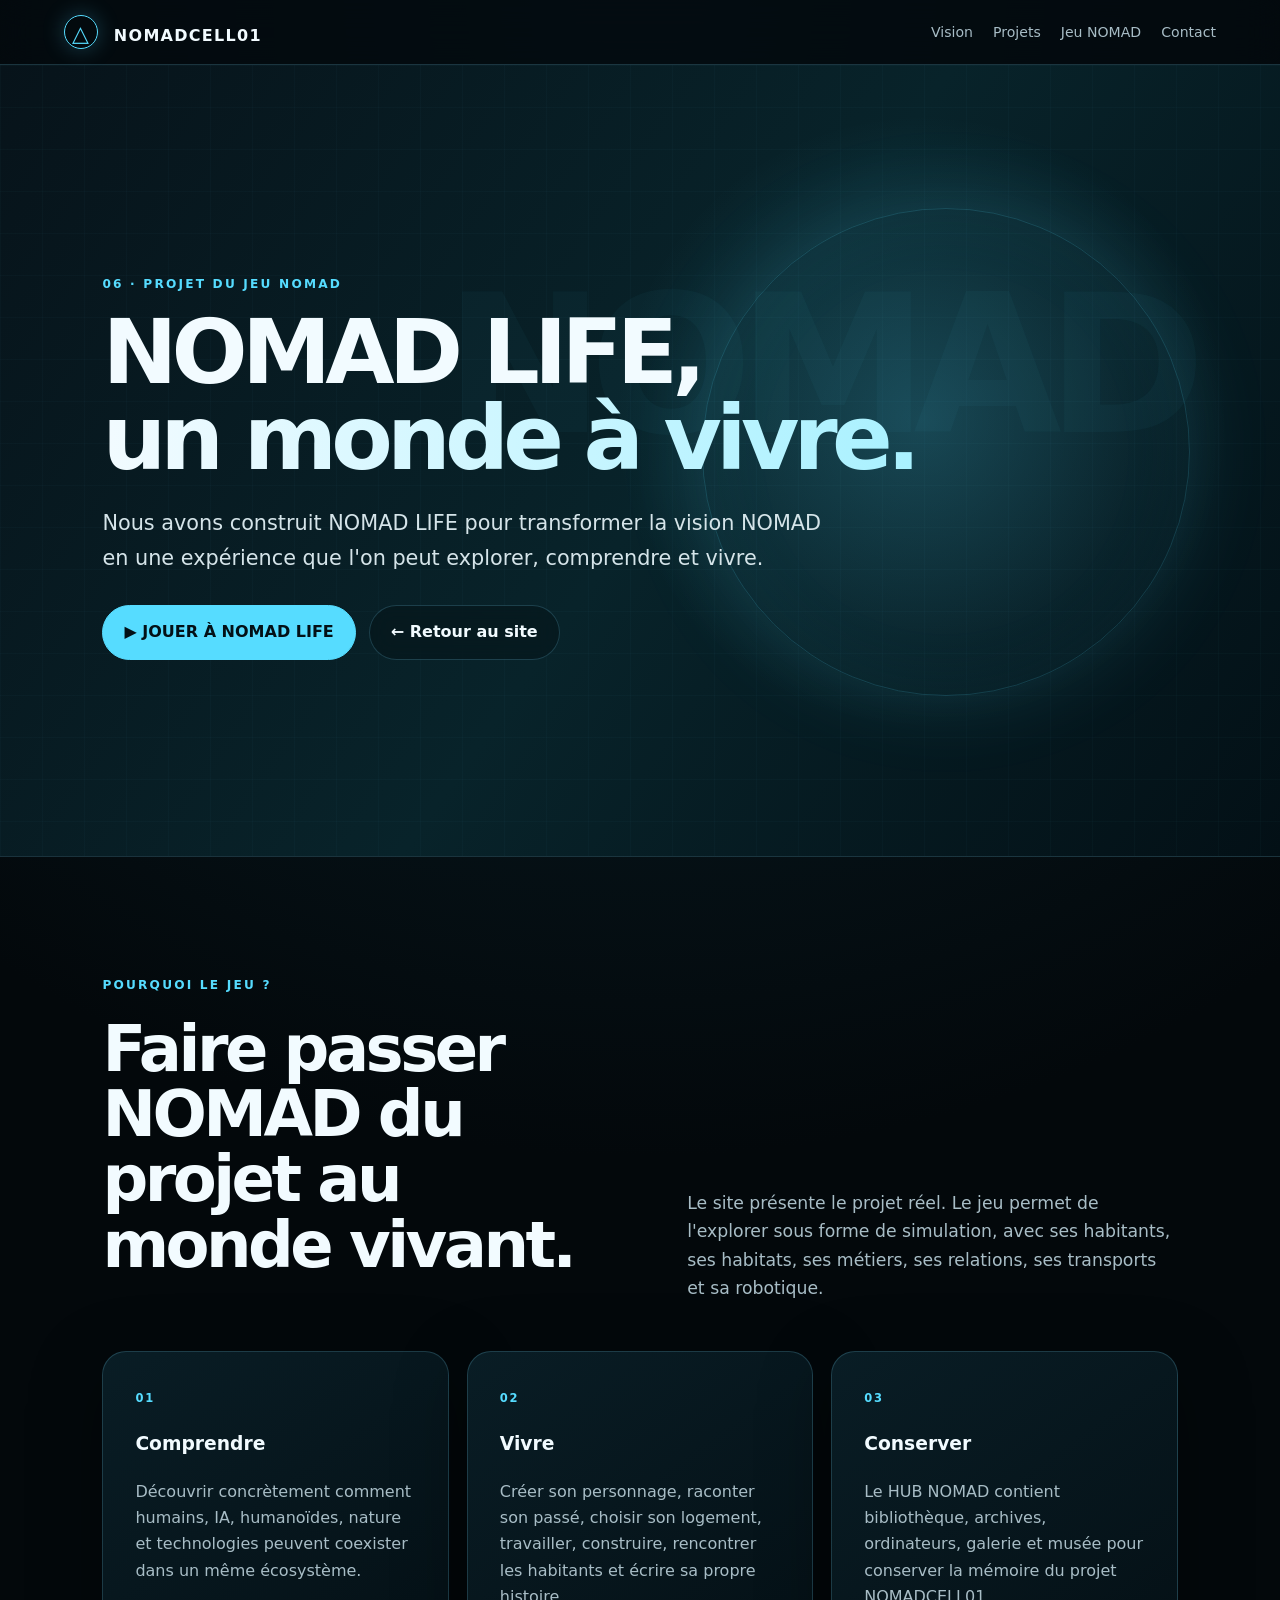
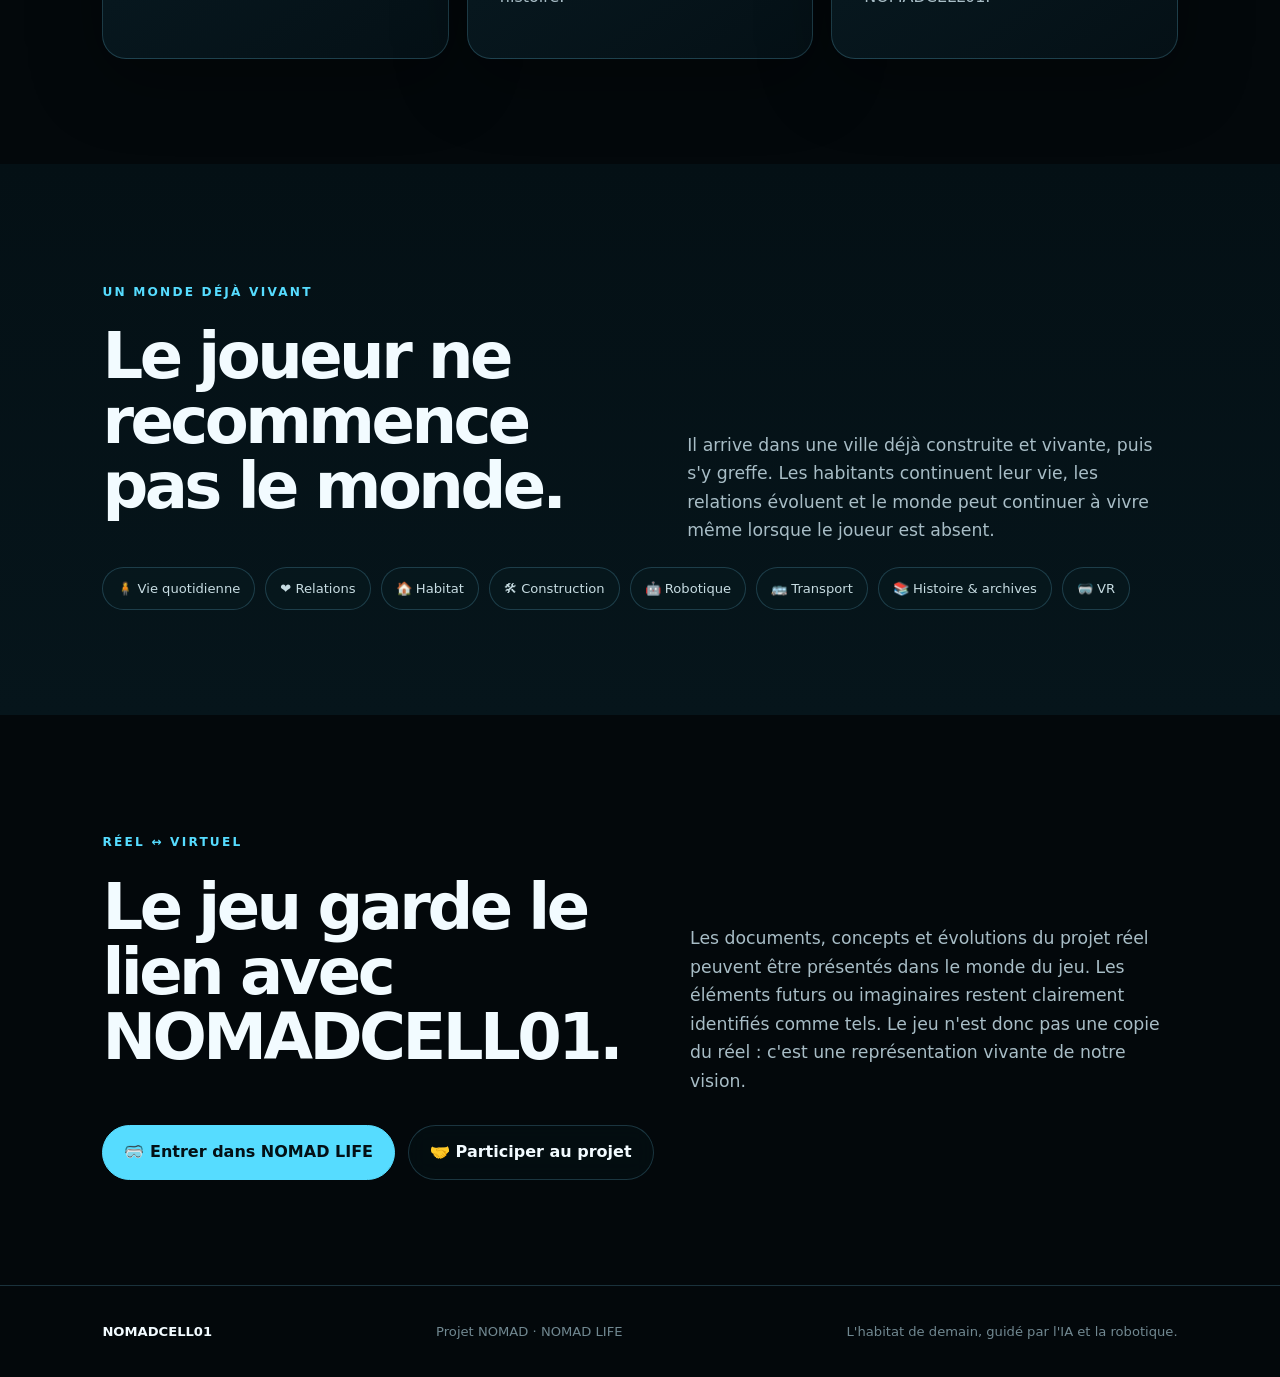
<file: jeu-nomad.html>
<!DOCTYPE html><html lang="fr"><head><meta charset="UTF-8"><meta name="viewport" content="width=device-width,initial-scale=1"><meta name="description" content="NOMAD LIFE — le projet du jeu NOMAD de NOMADCELL01"><title>NOMAD LIFE — Le projet du jeu</title><link rel="stylesheet" href="style.css"></head><body><header class="site-header"><a class="logo" href="index.html"><span class="logo-mark">△</span> NOMADCELL01</a><nav><a href="index.html#vision">Vision</a><a href="index.html#projets">Projets</a><a href="jeu-nomad.html">Jeu NOMAD</a><a href="index.html#contact">Contact</a></nav></header><main><section class="hero"><div class="hero-art" aria-hidden="true"></div><div class="hero-content"><p class="eyebrow">06 · PROJET DU JEU NOMAD</p><h1>NOMAD LIFE,<br><span>un monde à vivre.</span></h1><p class="hero-lead">Nous avons construit NOMAD LIFE pour transformer la vision NOMAD en une expérience que l'on peut explorer, comprendre et vivre.</p><div class="actions"><a class="button primary" href="GAME/nomad-life/">▶ JOUER À NOMAD LIFE</a><a class="button glass" href="index.html">← Retour au site</a></div></div></section><section class="section"><p class="eyebrow">POURQUOI LE JEU ?</p><div class="split-heading"><h2>Faire passer NOMAD du projet au monde vivant.</h2><p>Le site présente le projet réel. Le jeu permet de l'explorer sous forme de simulation, avec ses habitants, ses habitats, ses métiers, ses relations, ses transports et sa robotique.</p></div><div class="cards three"><article><span class="card-number">01</span><h3>Comprendre</h3><p>Découvrir concrètement comment humains, IA, humanoïdes, nature et technologies peuvent coexister dans un même écosystème.</p></article><article><span class="card-number">02</span><h3>Vivre</h3><p>Créer son personnage, raconter son passé, choisir son logement, travailler, construire, rencontrer les habitants et écrire sa propre histoire.</p></article><article><span class="card-number">03</span><h3>Conserver</h3><p>Le HUB NOMAD contient bibliothèque, archives, ordinateurs, galerie et musée pour conserver la mémoire du projet NOMADCELL01.</p></article></div></section><section class="section dark"><p class="eyebrow">UN MONDE DÉJÀ VIVANT</p><div class="split-heading"><h2>Le joueur ne recommence pas le monde.</h2><p>Il arrive dans une ville déjà construite et vivante, puis s'y greffe. Les habitants continuent leur vie, les relations évoluent et le monde peut continuer à vivre même lorsque le joueur est absent.</p></div><div class="tech-strip"><span>🧍 Vie quotidienne</span><span>❤️ Relations</span><span>🏠 Habitat</span><span>🛠 Construction</span><span>🤖 Robotique</span><span>🚌 Transport</span><span>📚 Histoire & archives</span><span>🥽 VR</span></div></section><section class="section"><p class="eyebrow">RÉEL ↔ VIRTUEL</p><div class="split-heading"><h2>Le jeu garde le lien avec NOMADCELL01.</h2><p>Les documents, concepts et évolutions du projet réel peuvent être présentés dans le monde du jeu. Les éléments futurs ou imaginaires restent clairement identifiés comme tels. Le jeu n'est donc pas une copie du réel : c'est une représentation vivante de notre vision.</p></div><div class="actions"><a class="button primary" href="GAME/nomad-life/">🥽 Entrer dans NOMAD LIFE</a><a class="button glass" href="index.html#contact">🤝 Participer au projet</a></div></section></main><footer><strong>NOMADCELL01</strong><span>Projet NOMAD · NOMAD LIFE</span><span>L'habitat de demain, guidé par l'IA et la robotique.</span></footer></body></html>
</file>
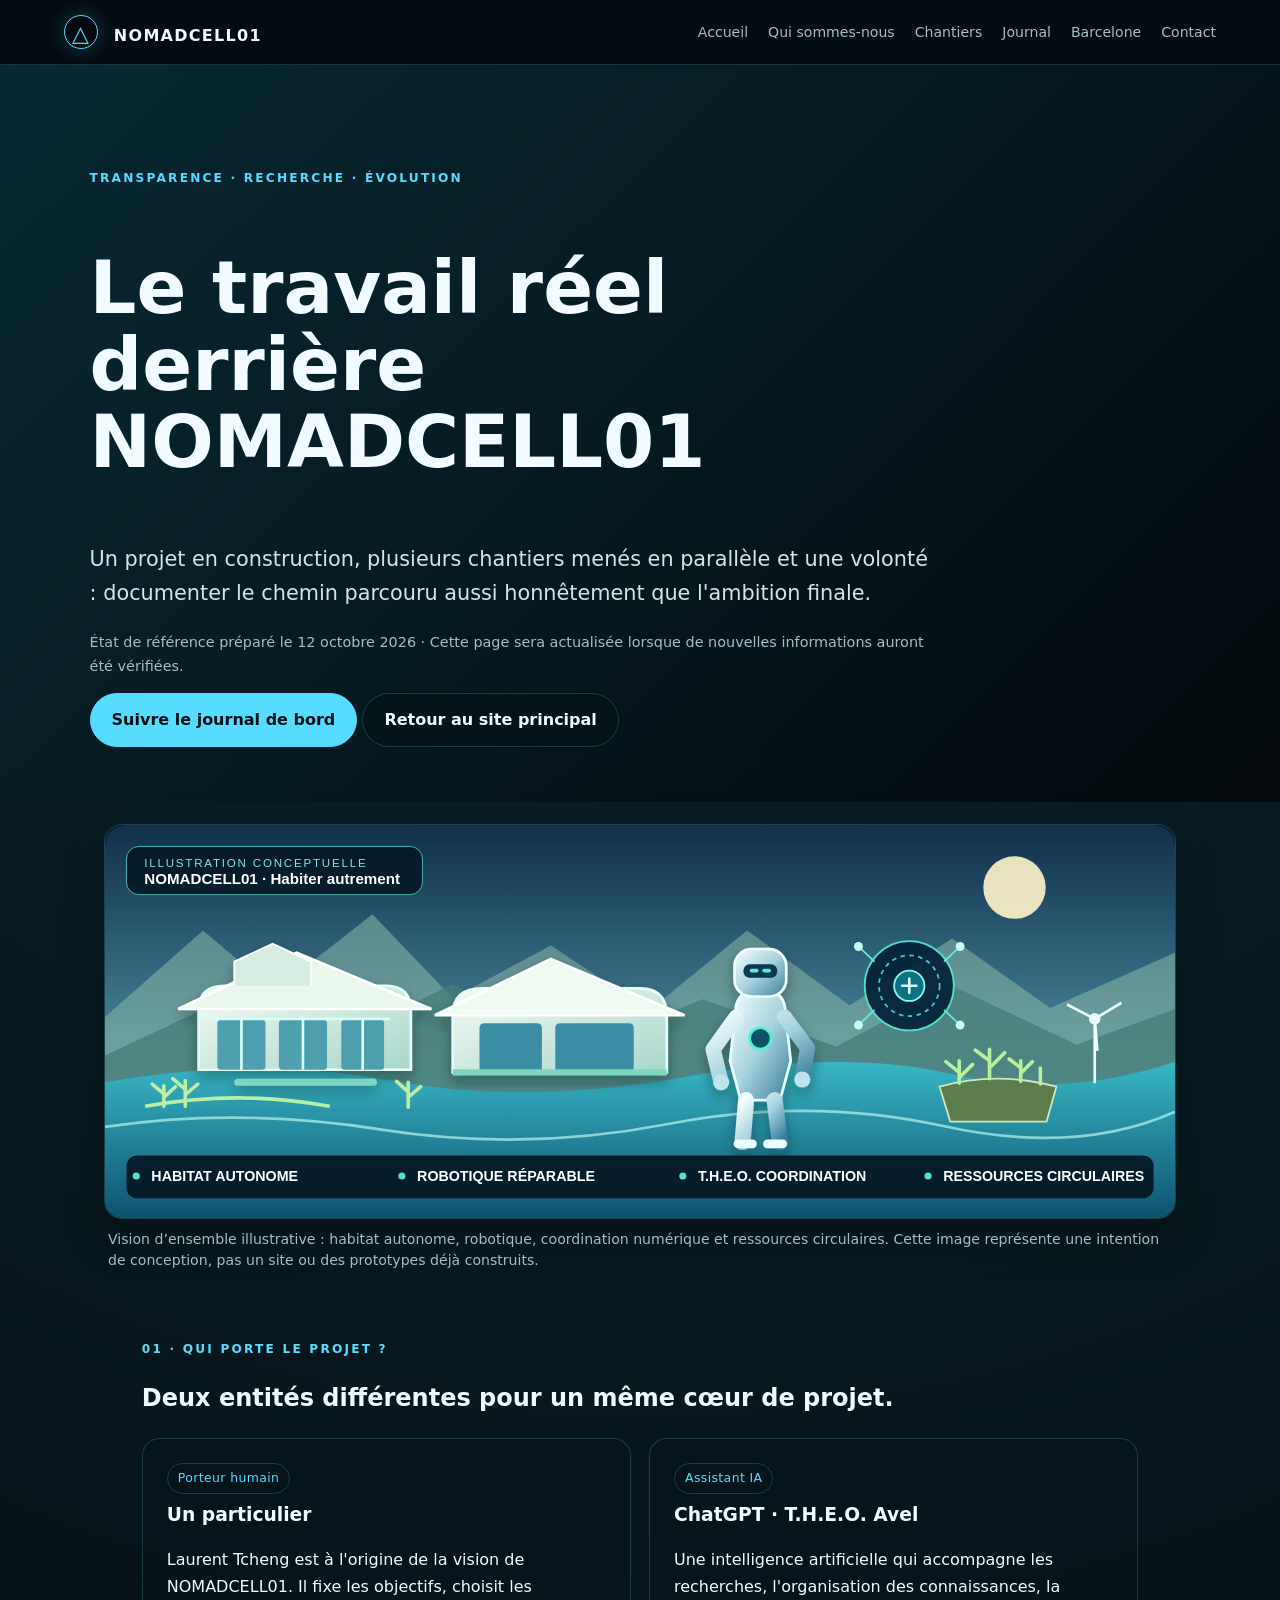
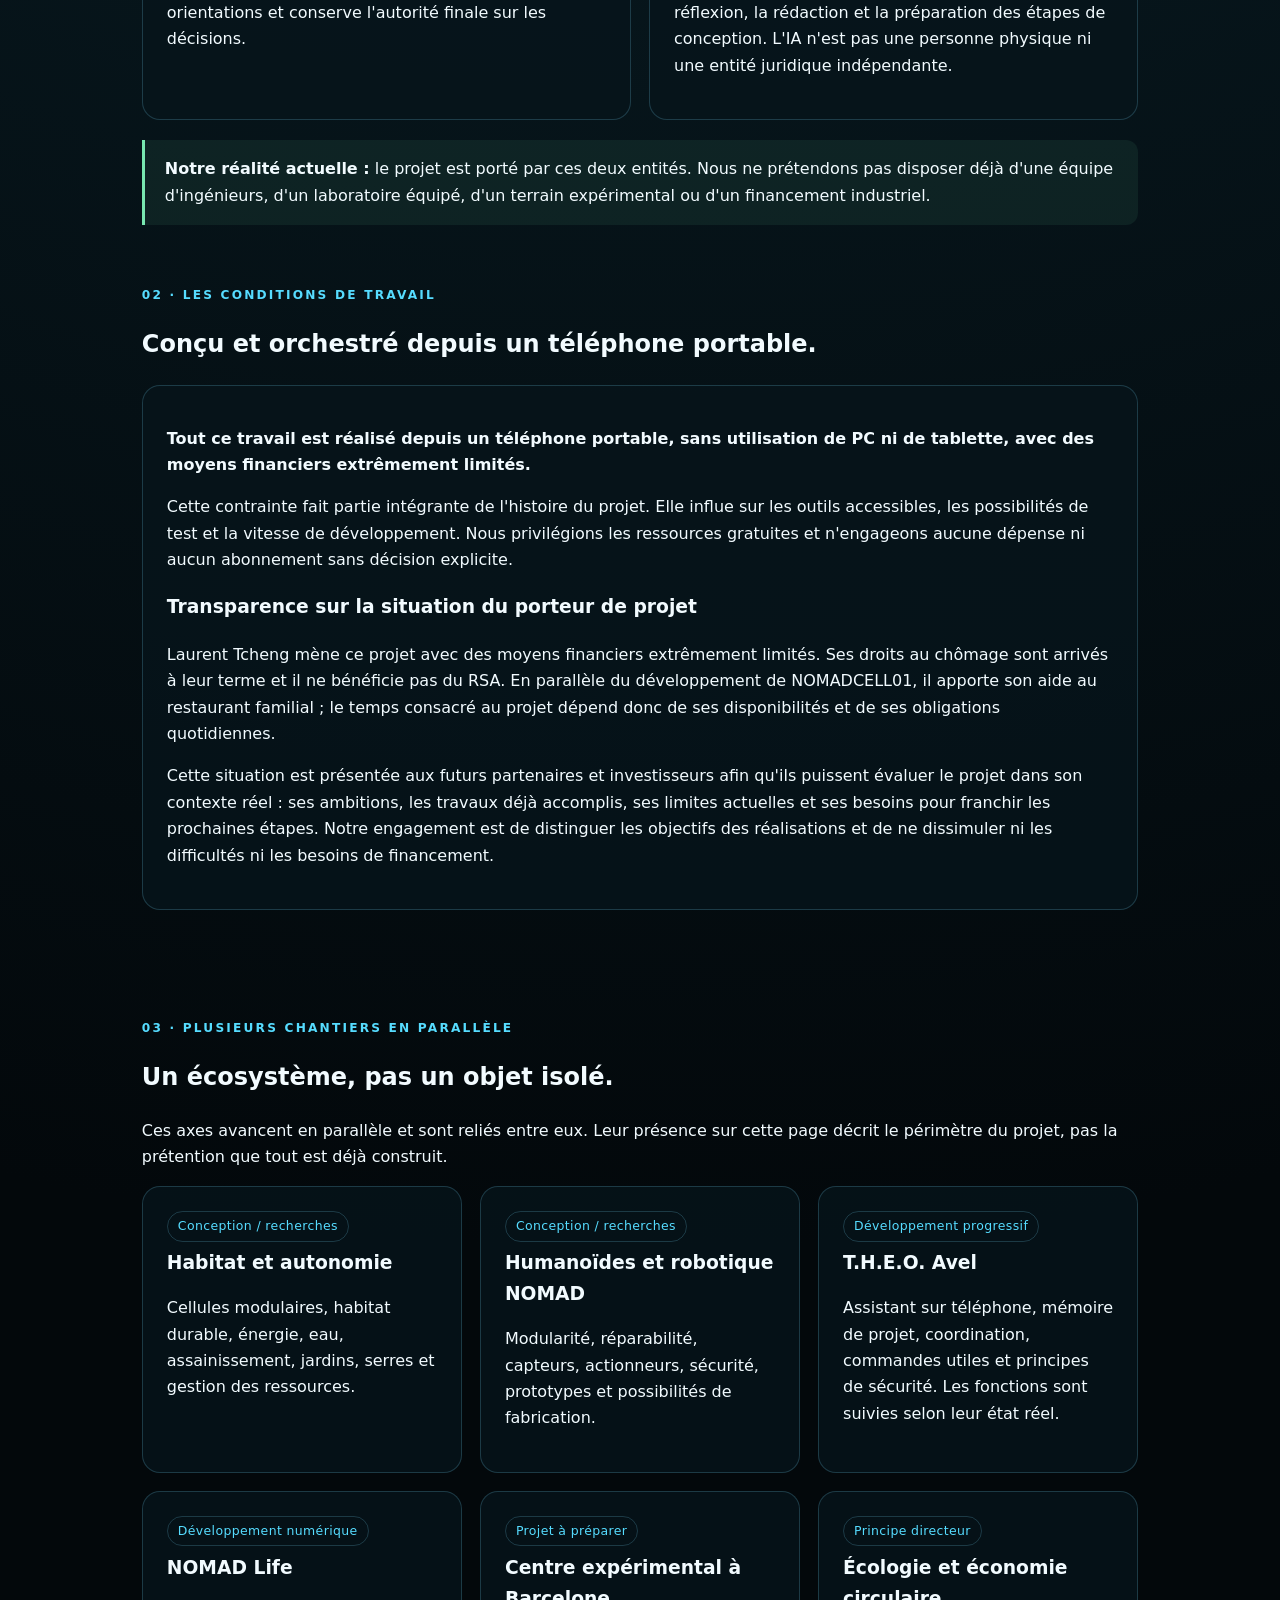
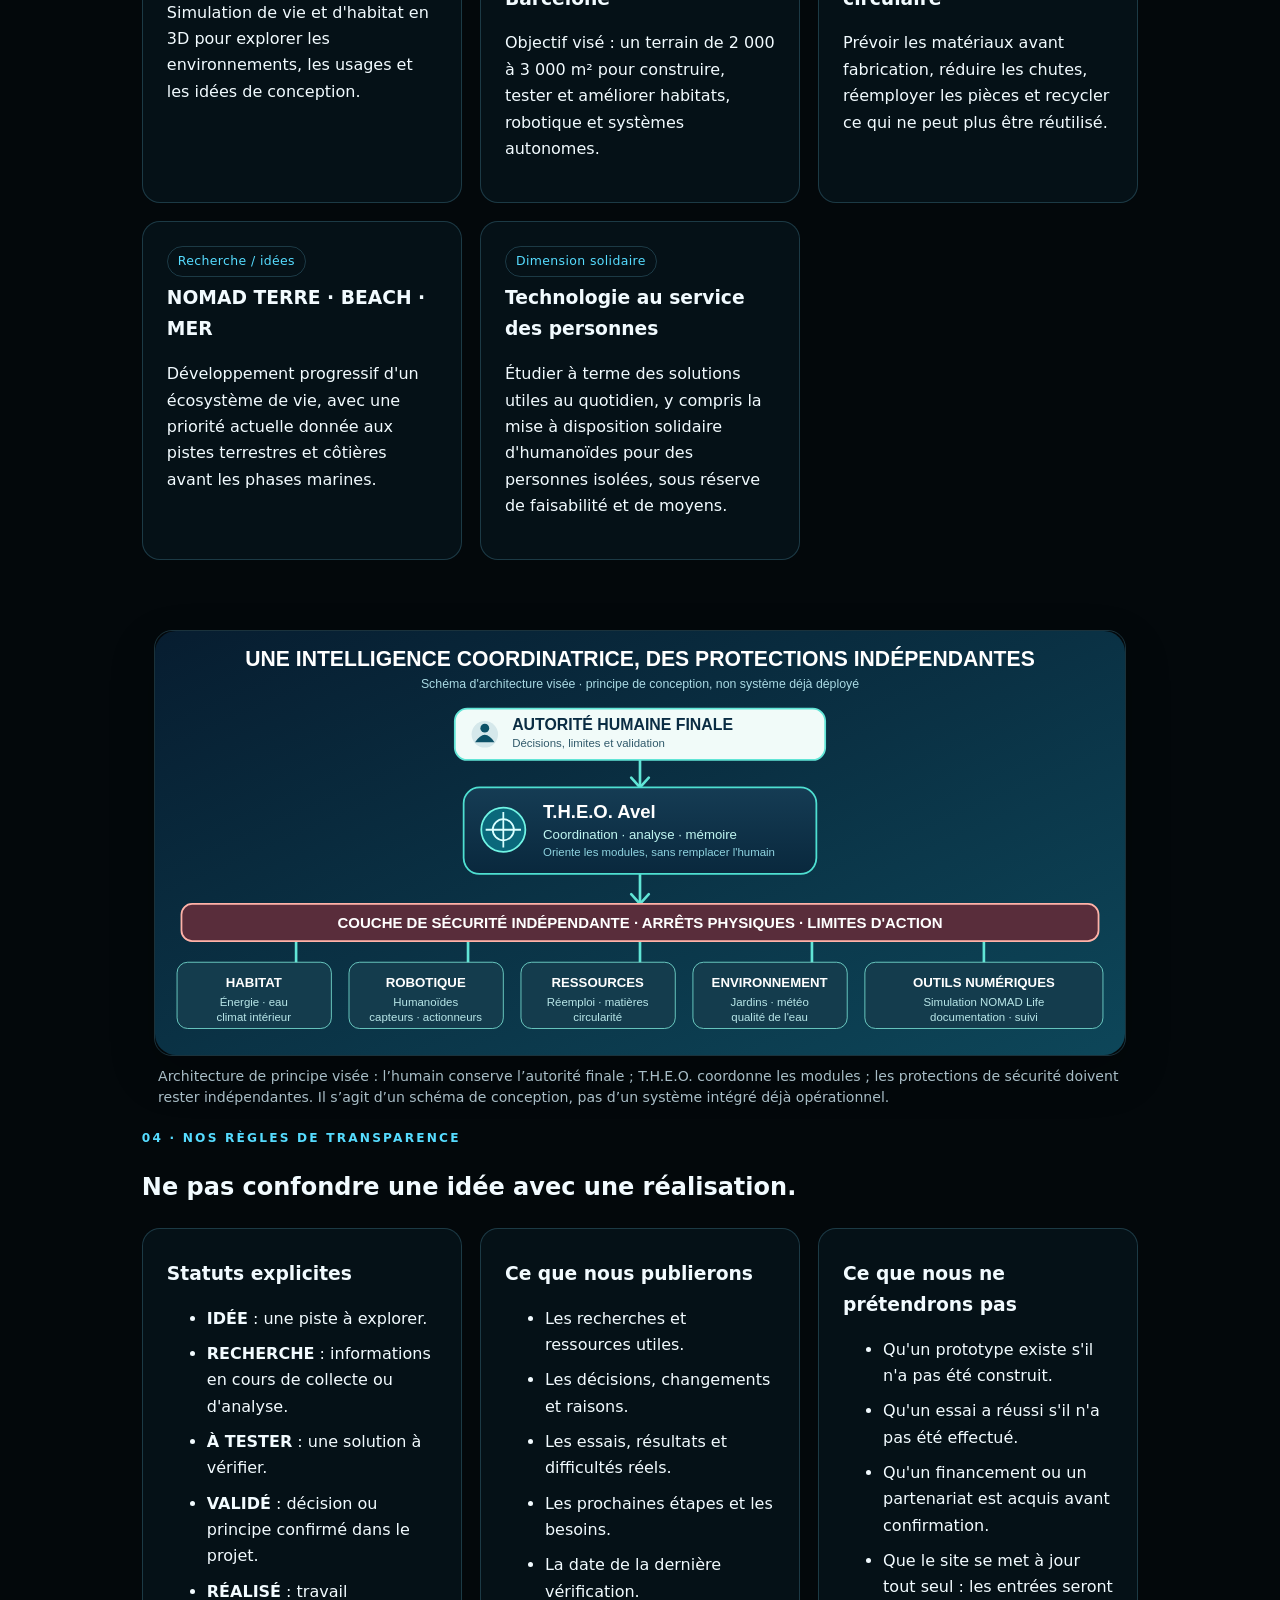
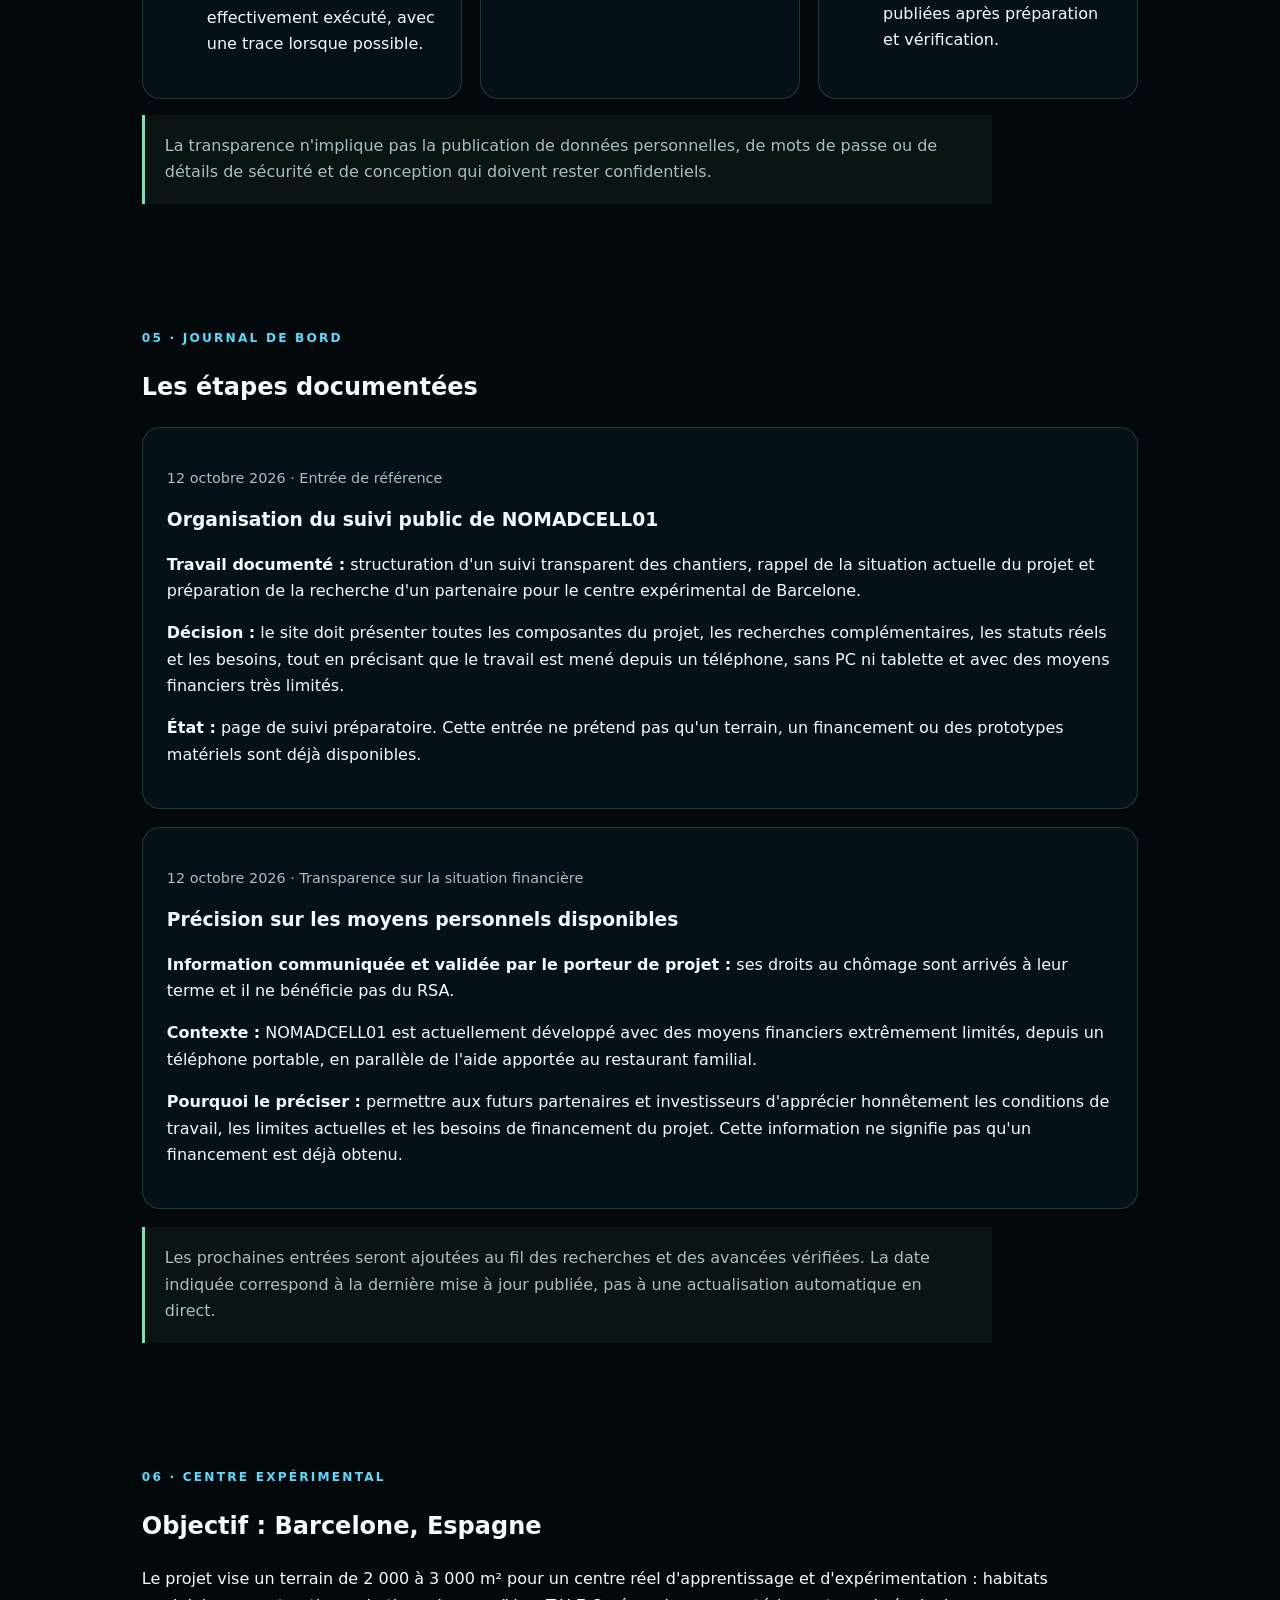
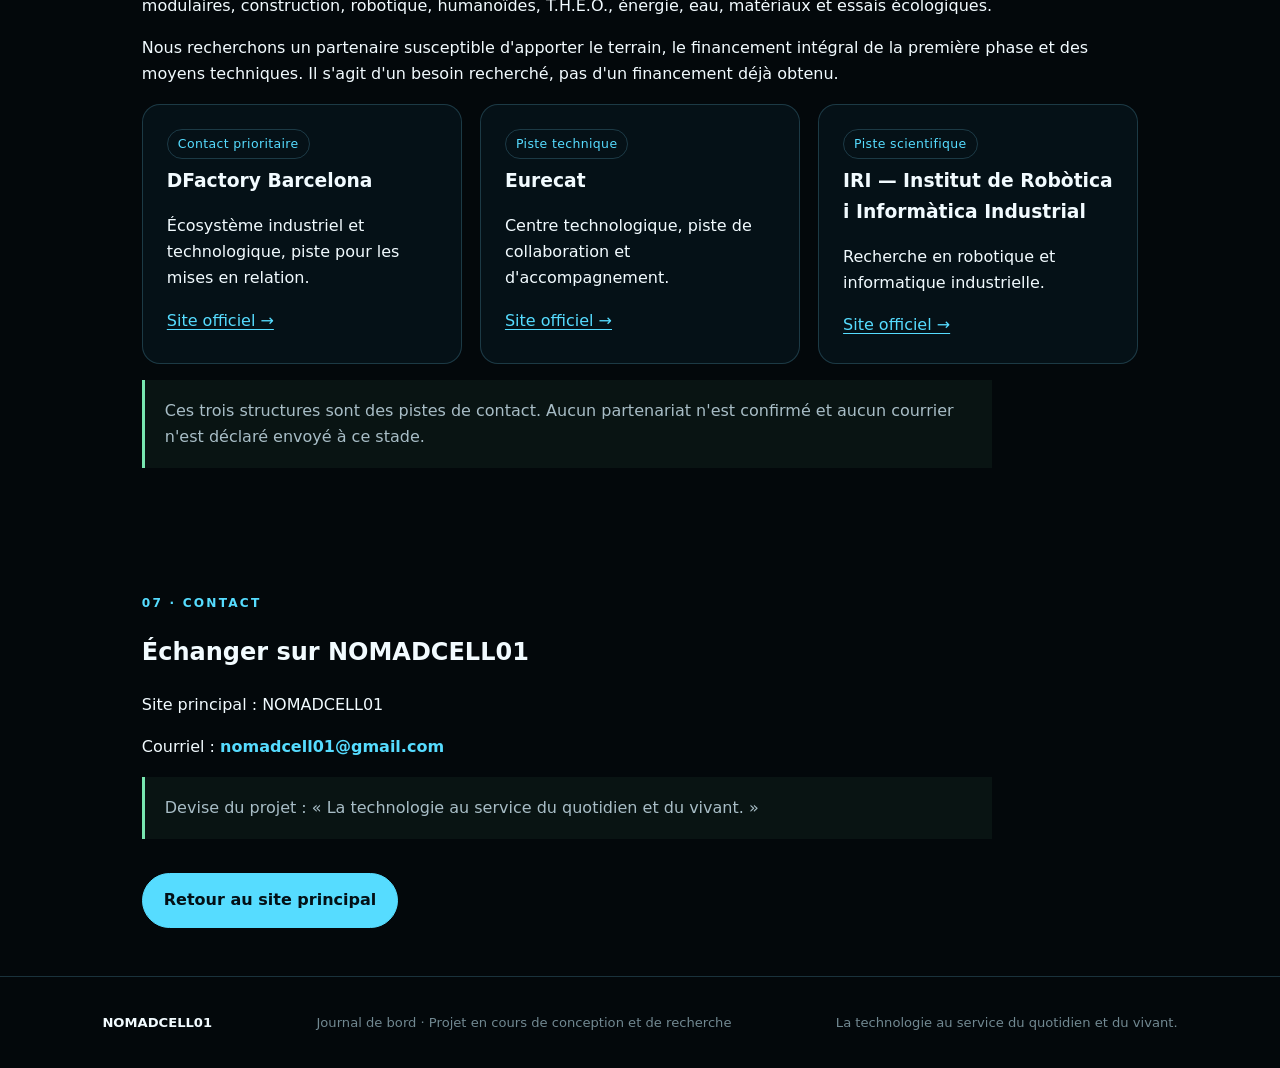
<file: journal-de-bord.html>
<!DOCTYPE html>
<html lang="fr">
<head>
  <meta charset="UTF-8">
  <meta name="viewport" content="width=device-width, initial-scale=1.0">
  <meta name="description" content="Journal de bord transparent de NOMADCELL01 : recherches, décisions, chantiers, besoins et avancées réelles.">
  <meta name="theme-color" content="#06101a">
  <title>Journal de bord — NOMADCELL01</title>
  <link rel="stylesheet" href="style.css">
  <style>
    .journal-hero{padding:90px 7vw 55px;background:linear-gradient(135deg,rgba(8,42,53,.94),rgba(3,8,11,.96))}
    .journal-hero h1{font-size:clamp(2.3rem,6vw,4.6rem);line-height:1.05;max-width:900px}
    .journal-hero p{max-width:850px}
    .journal-wrap{max-width:1150px;margin:auto;padding:48px 6vw}
    .journal-grid{display:grid;grid-template-columns:repeat(auto-fit,minmax(min(100%,270px),1fr));gap:18px}
    .journal-card,.status-panel{border:1px solid var(--line);background:rgba(7,21,27,.78);border-radius:18px;padding:24px}
    .journal-card h3{margin:.4rem 0}
    .status{display:inline-block;border:1px solid var(--line);border-radius:999px;padding:4px 10px;font-size:.78rem;color:var(--cyan);letter-spacing:.03em}
    .journal-date{color:var(--muted);font-size:.9rem}
    .journal-list li{margin:.55rem 0}
    .partner-list a{color:var(--cyan);text-decoration:underline;text-underline-offset:3px}
    .honesty{border-left:3px solid var(--green);padding:16px 20px;background:rgba(120,230,176,.07);border-radius:0 12px 12px 0}
    .back-link{display:inline-block;margin-top:18px}
    .concept-figure{margin:0 auto;max-width:1200px;padding:22px 5vw 8px}
    .concept-figure img{display:block;width:100%;height:auto;border:1px solid var(--line);border-radius:18px;box-shadow:0 18px 45px rgba(0,0,0,.24)}
    .concept-figure figcaption{font-size:.88rem;color:var(--muted);margin:10px 4px 0;line-height:1.5}
    .architecture-figure{max-width:1100px}
    @media(max-width:700px){.journal-hero{padding-top:55px}.journal-wrap{padding-top:30px}}
  </style>
</head>
<body>
  <header class="site-header">
    <a class="logo" href="index.html"><span class="logo-mark">△</span> NOMADCELL01</a>
    <nav aria-label="Navigation principale">
      <a href="index.html">Accueil</a>
      <a href="#identite">Qui sommes-nous</a>
      <a href="#chantiers">Chantiers</a>
      <a href="#journal">Journal</a>
      <a href="#barcelone">Barcelone</a>
      <a href="#contact">Contact</a>
    </nav>
  </header>

  <main>
    <section class="journal-hero">
      <p class="eyebrow">TRANSPARENCE · RECHERCHE · ÉVOLUTION</p>
      <h1>Le travail réel derrière <span>NOMADCELL01</span></h1>
      <p class="hero-lead">Un projet en construction, plusieurs chantiers menés en parallèle et une volonté : documenter le chemin parcouru aussi honnêtement que l'ambition finale.</p>
      <p class="journal-date">État de référence préparé le 12 octobre 2026 · Cette page sera actualisée lorsque de nouvelles informations auront été vérifiées.</p>
      <a class="button primary" href="#journal">Suivre le journal de bord</a>
      <a class="button glass" href="index.html">Retour au site principal</a>
    </section>

    <figure class="concept-figure"><img src="illustrations/vision-nomadcell01.svg" alt="Illustration conceptuelle d’habitats autonomes, d’un humanoïde et de ressources durables au sein de NOMADCELL01"><figcaption>Vision d’ensemble illustrative : habitat autonome, robotique, coordination numérique et ressources circulaires. Cette image représente une intention de conception, pas un site ou des prototypes déjà construits.</figcaption></figure>

    <section id="identite" class="journal-wrap">
      <p class="eyebrow">01 · QUI PORTE LE PROJET ?</p>
      <h2>Deux entités différentes pour un même cœur de projet.</h2>
      <div class="journal-grid">
        <article class="journal-card"><span class="status">Porteur humain</span><h3>Un particulier</h3><p>Laurent Tcheng est à l'origine de la vision de NOMADCELL01. Il fixe les objectifs, choisit les orientations et conserve l'autorité finale sur les décisions.</p></article>
        <article class="journal-card"><span class="status">Assistant IA</span><h3>ChatGPT · T.H.E.O. Avel</h3><p>Une intelligence artificielle qui accompagne les recherches, l'organisation des connaissances, la réflexion, la rédaction et la préparation des étapes de conception. L'IA n'est pas une personne physique ni une entité juridique indépendante.</p></article>
      </div>
      <div class="honesty" style="margin-top:20px"><strong>Notre réalité actuelle :</strong> le projet est porté par ces deux entités. Nous ne prétendons pas disposer déjà d'une équipe d'ingénieurs, d'un laboratoire équipé, d'un terrain expérimental ou d'un financement industriel.</div>
    </section>

    <section class="journal-wrap" style="padding-top:0">
      <p class="eyebrow">02 · LES CONDITIONS DE TRAVAIL</p>
      <h2>Conçu et orchestré depuis un téléphone portable.</h2>
      <div class="status-panel">
        <p><strong>Tout ce travail est réalisé depuis un téléphone portable, sans utilisation de PC ni de tablette, avec des moyens financiers extrêmement limités.</strong></p>
        <p>Cette contrainte fait partie intégrante de l'histoire du projet. Elle influe sur les outils accessibles, les possibilités de test et la vitesse de développement. Nous privilégions les ressources gratuites et n'engageons aucune dépense ni aucun abonnement sans décision explicite.</p>
        <h3>Transparence sur la situation du porteur de projet</h3>
        <p>Laurent Tcheng mène ce projet avec des moyens financiers extrêmement limités. Ses droits au chômage sont arrivés à leur terme et il ne bénéficie pas du RSA. En parallèle du développement de NOMADCELL01, il apporte son aide au restaurant familial ; le temps consacré au projet dépend donc de ses disponibilités et de ses obligations quotidiennes.</p>
        <p>Cette situation est présentée aux futurs partenaires et investisseurs afin qu'ils puissent évaluer le projet dans son contexte réel : ses ambitions, les travaux déjà accomplis, ses limites actuelles et ses besoins pour franchir les prochaines étapes. Notre engagement est de distinguer les objectifs des réalisations et de ne dissimuler ni les difficultés ni les besoins de financement.</p>
      </div>
    </section>

    <section id="chantiers" class="journal-wrap">
      <p class="eyebrow">03 · PLUSIEURS CHANTIERS EN PARALLÈLE</p>
      <h2>Un écosystème, pas un objet isolé.</h2>
      <p>Ces axes avancent en parallèle et sont reliés entre eux. Leur présence sur cette page décrit le périmètre du projet, pas la prétention que tout est déjà construit.</p>
      <div class="journal-grid">
        <article class="journal-card"><span class="status">Conception / recherches</span><h3>Habitat et autonomie</h3><p>Cellules modulaires, habitat durable, énergie, eau, assainissement, jardins, serres et gestion des ressources.</p></article>
        <article class="journal-card"><span class="status">Conception / recherches</span><h3>Humanoïdes et robotique NOMAD</h3><p>Modularité, réparabilité, capteurs, actionneurs, sécurité, prototypes et possibilités de fabrication.</p></article>
        <article class="journal-card"><span class="status">Développement progressif</span><h3>T.H.E.O. Avel</h3><p>Assistant sur téléphone, mémoire de projet, coordination, commandes utiles et principes de sécurité. Les fonctions sont suivies selon leur état réel.</p></article>
        <article class="journal-card"><span class="status">Développement numérique</span><h3>NOMAD Life</h3><p>Simulation de vie et d'habitat en 3D pour explorer les environnements, les usages et les idées de conception.</p></article>
        <article class="journal-card"><span class="status">Projet à préparer</span><h3>Centre expérimental à Barcelone</h3><p>Objectif visé : un terrain de 2 000 à 3 000 m² pour construire, tester et améliorer habitats, robotique et systèmes autonomes.</p></article>
        <article class="journal-card"><span class="status">Principe directeur</span><h3>Écologie et économie circulaire</h3><p>Prévoir les matériaux avant fabrication, réduire les chutes, réemployer les pièces et recycler ce qui ne peut plus être réutilisé.</p></article>
        <article class="journal-card"><span class="status">Recherche / idées</span><h3>NOMAD TERRE · BEACH · MER</h3><p>Développement progressif d'un écosystème de vie, avec une priorité actuelle donnée aux pistes terrestres et côtières avant les phases marines.</p></article>
        <article class="journal-card"><span class="status">Dimension solidaire</span><h3>Technologie au service des personnes</h3><p>Étudier à terme des solutions utiles au quotidien, y compris la mise à disposition solidaire d'humanoïdes pour des personnes isolées, sous réserve de faisabilité et de moyens.</p></article>
      </div>
    </section>

    <figure class="concept-figure architecture-figure"><img src="illustrations/architecture-theo.svg" alt="Schéma conceptuel de l’architecture NOMADCELL01 : autorité humaine, coordination T.H.E.O., modules spécialisés et protections de sécurité indépendantes"><figcaption>Architecture de principe visée : l’humain conserve l’autorité finale ; T.H.E.O. coordonne les modules ; les protections de sécurité doivent rester indépendantes. Il s’agit d’un schéma de conception, pas d’un système intégré déjà opérationnel.</figcaption></figure>

    <section class="journal-wrap" style="padding-top:0">
      <p class="eyebrow">04 · NOS RÈGLES DE TRANSPARENCE</p>
      <h2>Ne pas confondre une idée avec une réalisation.</h2>
      <div class="journal-grid">
        <article class="journal-card"><h3>Statuts explicites</h3><ul class="journal-list"><li><strong>IDÉE</strong> : une piste à explorer.</li><li><strong>RECHERCHE</strong> : informations en cours de collecte ou d'analyse.</li><li><strong>À TESTER</strong> : une solution à vérifier.</li><li><strong>VALIDÉ</strong> : décision ou principe confirmé dans le projet.</li><li><strong>RÉALISÉ</strong> : travail effectivement exécuté, avec une trace lorsque possible.</li></ul></article>
        <article class="journal-card"><h3>Ce que nous publierons</h3><ul class="journal-list"><li>Les recherches et ressources utiles.</li><li>Les décisions, changements et raisons.</li><li>Les essais, résultats et difficultés réels.</li><li>Les prochaines étapes et les besoins.</li><li>La date de la dernière vérification.</li></ul></article>
        <article class="journal-card"><h3>Ce que nous ne prétendrons pas</h3><ul class="journal-list"><li>Qu'un prototype existe s'il n'a pas été construit.</li><li>Qu'un essai a réussi s'il n'a pas été effectué.</li><li>Qu'un financement ou un partenariat est acquis avant confirmation.</li><li>Que le site se met à jour tout seul : les entrées seront publiées après préparation et vérification.</li></ul></article>
      </div>
      <p class="note">La transparence n'implique pas la publication de données personnelles, de mots de passe ou de détails de sécurité et de conception qui doivent rester confidentiels.</p>
    </section>

    <section id="journal" class="journal-wrap">
      <p class="eyebrow">05 · JOURNAL DE BORD</p>
      <h2>Les étapes documentées</h2>
      <article class="journal-card">
        <p class="journal-date">12 octobre 2026 · Entrée de référence</p>
        <h3>Organisation du suivi public de NOMADCELL01</h3>
        <p><strong>Travail documenté :</strong> structuration d'un suivi transparent des chantiers, rappel de la situation actuelle du projet et préparation de la recherche d'un partenaire pour le centre expérimental de Barcelone.</p>
        <p><strong>Décision :</strong> le site doit présenter toutes les composantes du projet, les recherches complémentaires, les statuts réels et les besoins, tout en précisant que le travail est mené depuis un téléphone, sans PC ni tablette et avec des moyens financiers très limités.</p>
        <p><strong>État :</strong> page de suivi préparatoire. Cette entrée ne prétend pas qu'un terrain, un financement ou des prototypes matériels sont déjà disponibles.</p>
      </article>
      <article class="journal-card" style="margin-top:18px">
        <p class="journal-date">12 octobre 2026 · Transparence sur la situation financière</p>
        <h3>Précision sur les moyens personnels disponibles</h3>
        <p><strong>Information communiquée et validée par le porteur de projet :</strong> ses droits au chômage sont arrivés à leur terme et il ne bénéficie pas du RSA.</p>
        <p><strong>Contexte :</strong> NOMADCELL01 est actuellement développé avec des moyens financiers extrêmement limités, depuis un téléphone portable, en parallèle de l'aide apportée au restaurant familial.</p>
        <p><strong>Pourquoi le préciser :</strong> permettre aux futurs partenaires et investisseurs d'apprécier honnêtement les conditions de travail, les limites actuelles et les besoins de financement du projet. Cette information ne signifie pas qu'un financement est déjà obtenu.</p>
      </article>
      <p class="note" style="margin-top:18px">Les prochaines entrées seront ajoutées au fil des recherches et des avancées vérifiées. La date indiquée correspond à la dernière mise à jour publiée, pas à une actualisation automatique en direct.</p>
    </section>

    <section id="barcelone" class="journal-wrap">
      <p class="eyebrow">06 · CENTRE EXPÉRIMENTAL</p>
      <h2>Objectif : Barcelone, Espagne</h2>
      <p>Le projet vise un terrain de 2 000 à 3 000 m² pour un centre réel d'apprentissage et d'expérimentation : habitats modulaires, construction, robotique, humanoïdes, T.H.E.O., énergie, eau, matériaux et essais écologiques.</p>
      <p>Nous recherchons un partenaire susceptible d'apporter le terrain, le financement intégral de la première phase et des moyens techniques. Il s'agit d'un besoin recherché, pas d'un financement déjà obtenu.</p>
      <div class="journal-grid partner-list">
        <article class="journal-card"><span class="status">Contact prioritaire</span><h3>DFactory Barcelona</h3><p>Écosystème industriel et technologique, piste pour les mises en relation.</p><a href="https://dfactorybcn.com/en/" target="_blank" rel="noopener noreferrer">Site officiel →</a></article>
        <article class="journal-card"><span class="status">Piste technique</span><h3>Eurecat</h3><p>Centre technologique, piste de collaboration et d'accompagnement.</p><a href="https://eurecat.org/en/" target="_blank" rel="noopener noreferrer">Site officiel →</a></article>
        <article class="journal-card"><span class="status">Piste scientifique</span><h3>IRI — Institut de Robòtica i Informàtica Industrial</h3><p>Recherche en robotique et informatique industrielle.</p><a href="https://www.iri.upc.edu/" target="_blank" rel="noopener noreferrer">Site officiel →</a></article>
      </div>
      <p class="note">Ces trois structures sont des pistes de contact. Aucun partenariat n'est confirmé et aucun courrier n'est déclaré envoyé à ce stade.</p>
    </section>

    <section id="contact" class="journal-wrap">
      <p class="eyebrow">07 · CONTACT</p>
      <h2>Échanger sur NOMADCELL01</h2>
      <p>Site principal : <a href="index.html">NOMADCELL01</a></p>
      <p>Courriel : <a class="email" href="mailto:nomadcell01@gmail.com">nomadcell01@gmail.com</a></p>
      <p class="note">Devise du projet : « La technologie au service du quotidien et du vivant. »</p>
      <a class="button primary back-link" href="index.html">Retour au site principal</a>
    </section>
  </main>

  <footer><strong>NOMADCELL01</strong><span>Journal de bord · Projet en cours de conception et de recherche</span><span>La technologie au service du quotidien et du vivant.</span></footer>
</body>
</html>
</file>
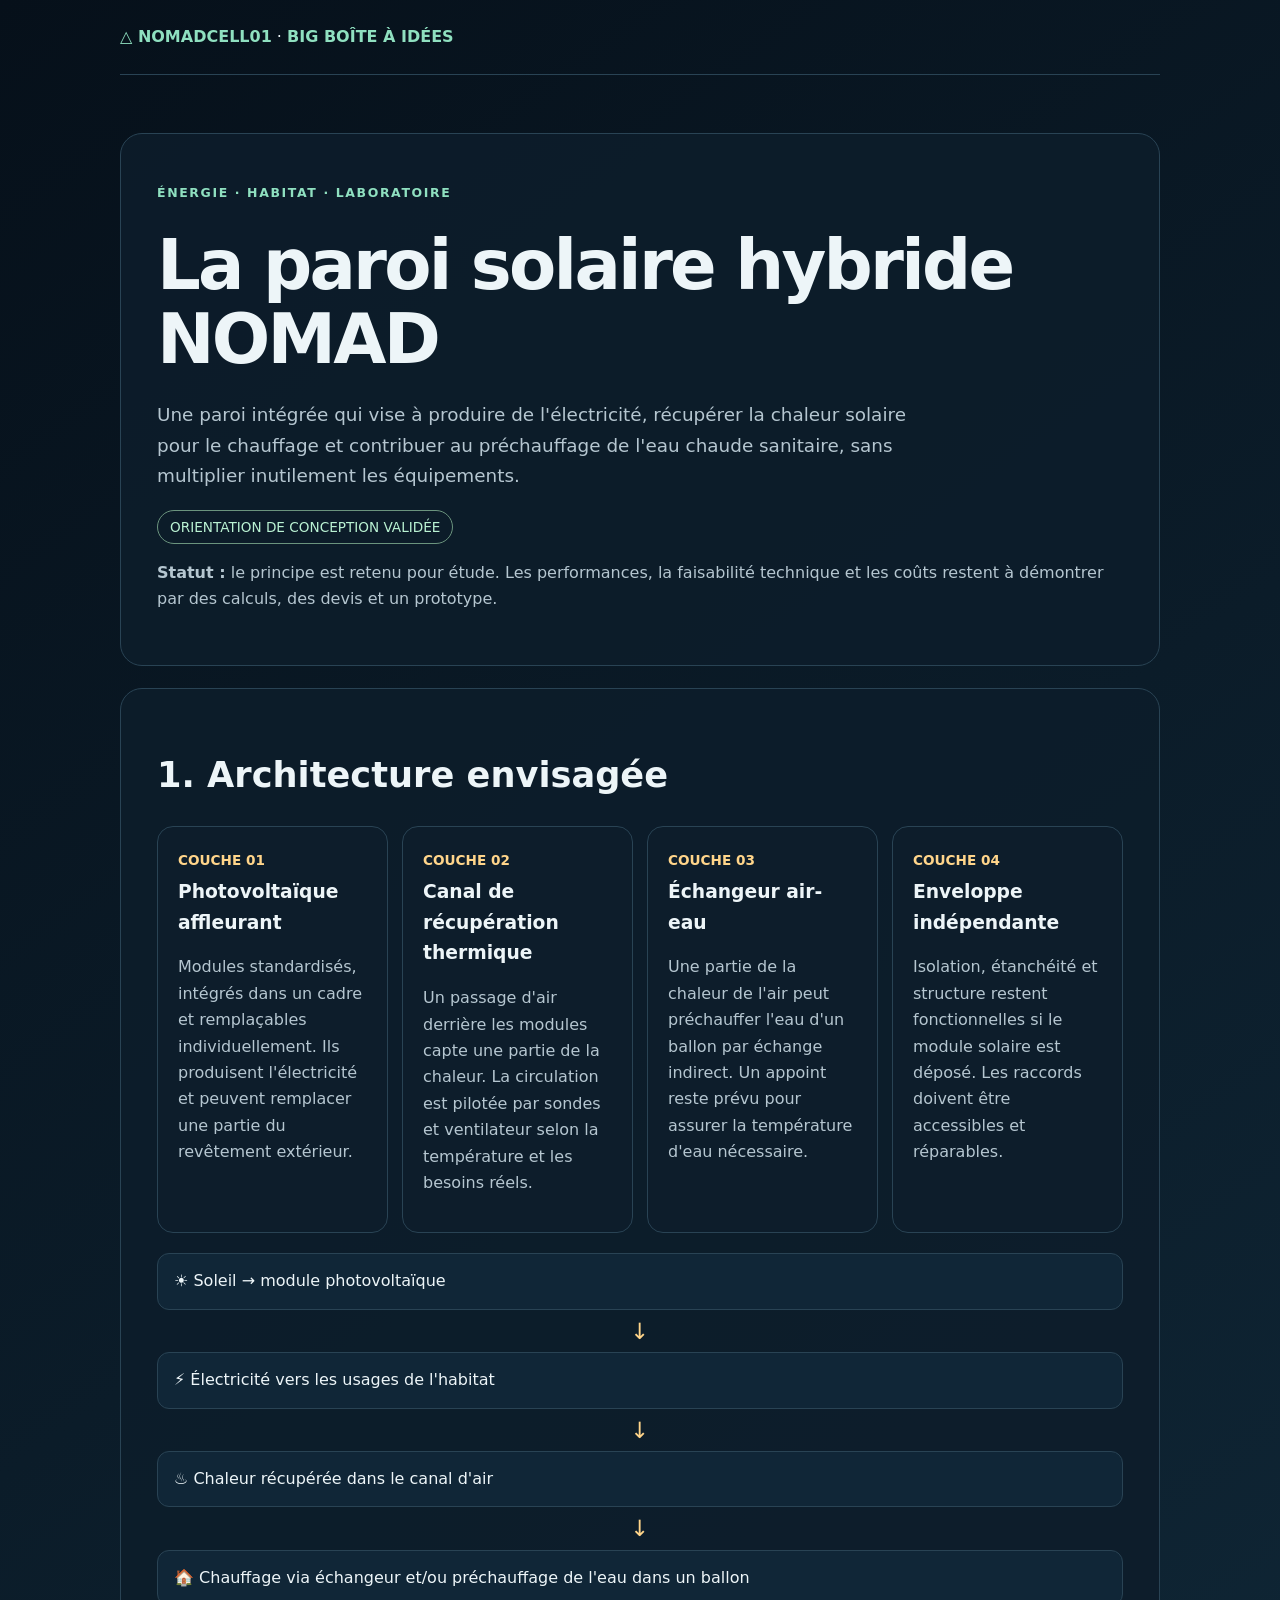
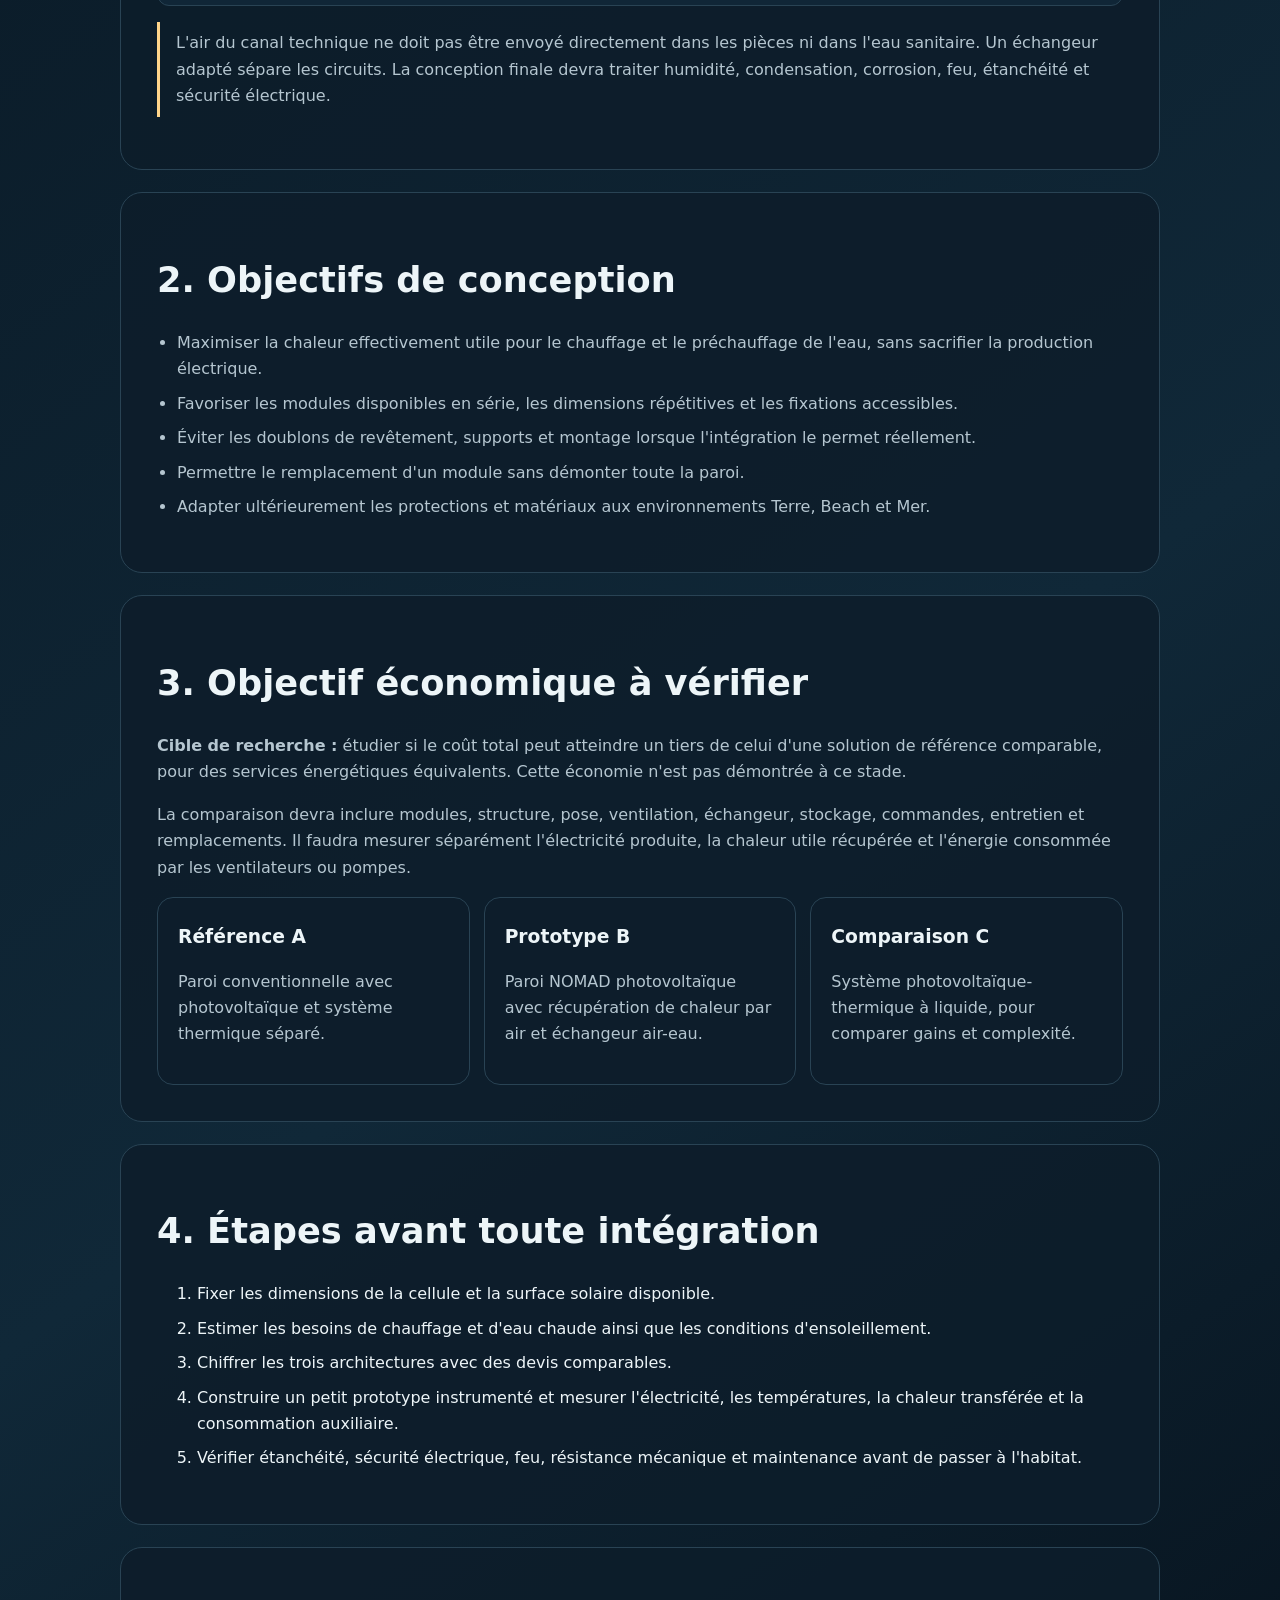
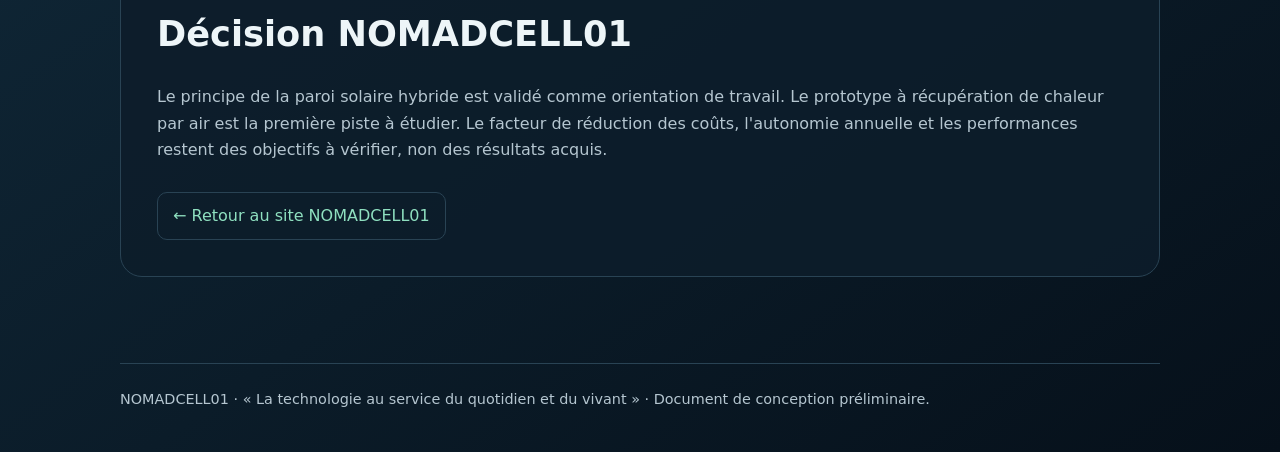
<file: paroi-solaire.html>
<!DOCTYPE html>
<html lang="fr">
<head>
<meta charset="UTF-8">
<meta name="viewport" content="width=device-width, initial-scale=1">
<meta name="description" content="NOMADCELL01 — étude de conception de la paroi solaire hybride : électricité, récupération de chaleur et préchauffage de l'eau.">
<meta name="theme-color" content="#06101a">
<title>Paroi solaire hybride | NOMADCELL01</title>
<style>
:root{color-scheme:dark;--bg:#06101a;--panel:#0d1d2b;--line:#294354;--text:#edf5f8;--muted:#b5c6d0;--accent:#8fe0c0;--sun:#ffd58a}
*{box-sizing:border-box}body{margin:0;background:linear-gradient(145deg,#06101a,#102838 65%,#06101a);color:var(--text);font:16px/1.65 system-ui,-apple-system,Segoe UI,sans-serif}a{color:var(--accent)}header,main,footer{width:min(1040px,calc(100% - 32px));margin:auto}header{padding:24px 0;border-bottom:1px solid var(--line)}header a{text-decoration:none;font-weight:700}main{padding:36px 0 64px}.eyebrow{text-transform:uppercase;letter-spacing:.13em;color:var(--accent);font-size:.78rem;font-weight:700}h1{font-size:clamp(2.1rem,7vw,4.3rem);line-height:1.08;letter-spacing:-.04em;margin:.35em 0}h2{line-height:1.2;font-size:clamp(1.5rem,4vw,2.2rem)}h3{margin:.2em 0 .5em}p{color:var(--muted)}.lead{font-size:1.15rem;max-width:780px}.status{display:inline-block;border:1px solid #6b947e;border-radius:999px;padding:5px 12px;color:#baf2d3;font-size:.85rem}.hero,.panel{background:rgba(13,29,43,.88);border:1px solid var(--line);border-radius:22px;padding:clamp(20px,4vw,36px);margin:22px 0}.grid{display:grid;grid-template-columns:repeat(auto-fit,minmax(min(100%,230px),1fr));gap:14px}.card{background:var(--panel);border:1px solid var(--line);border-radius:16px;padding:20px}.num{color:var(--sun);font-weight:800;font-size:.85rem}.diagram{display:grid;gap:10px;margin-top:20px}.step{padding:14px 16px;border:1px solid var(--line);border-radius:12px;background:#102637}.arrow{text-align:center;color:var(--sun);font-size:1.4rem;line-height:1}.tag{font-size:.78rem;border:1px solid var(--line);border-radius:6px;padding:2px 7px;color:var(--accent)}ul{padding-left:1.25rem;color:var(--muted)}li{margin:.5em 0}.caution{border-left:3px solid var(--sun);padding:8px 0 8px 16px}footer{padding:24px 0 40px;border-top:1px solid var(--line);color:var(--muted);font-size:.9rem}.button{display:inline-block;margin-top:12px;border:1px solid var(--line);padding:10px 15px;border-radius:10px;text-decoration:none}
</style>
</head>
<body>
<header><a href="index.html">△ NOMADCELL01</a> · <a href="index.html#idees">BIG BOÎTE À IDÉES</a></header>
<main>
<section class="hero">
<p class="eyebrow">ÉNERGIE · HABITAT · LABORATOIRE</p>
<h1>La paroi solaire hybride NOMAD</h1>
<p class="lead">Une paroi intégrée qui vise à produire de l'électricité, récupérer la chaleur solaire pour le chauffage et contribuer au préchauffage de l'eau chaude sanitaire, sans multiplier inutilement les équipements.</p>
<p><span class="status">ORIENTATION DE CONCEPTION VALIDÉE</span></p>
<p><strong>Statut :</strong> le principe est retenu pour étude. Les performances, la faisabilité technique et les coûts restent à démontrer par des calculs, des devis et un prototype.</p>
</section>
<section class="panel">
<h2>1. Architecture envisagée</h2>
<div class="grid">
<article class="card"><span class="num">COUCHE 01</span><h3>Photovoltaïque affleurant</h3><p>Modules standardisés, intégrés dans un cadre et remplaçables individuellement. Ils produisent l'électricité et peuvent remplacer une partie du revêtement extérieur.</p></article>
<article class="card"><span class="num">COUCHE 02</span><h3>Canal de récupération thermique</h3><p>Un passage d'air derrière les modules capte une partie de la chaleur. La circulation est pilotée par sondes et ventilateur selon la température et les besoins réels.</p></article>
<article class="card"><span class="num">COUCHE 03</span><h3>Échangeur air-eau</h3><p>Une partie de la chaleur de l'air peut préchauffer l'eau d'un ballon par échange indirect. Un appoint reste prévu pour assurer la température d'eau nécessaire.</p></article>
<article class="card"><span class="num">COUCHE 04</span><h3>Enveloppe indépendante</h3><p>Isolation, étanchéité et structure restent fonctionnelles si le module solaire est déposé. Les raccords doivent être accessibles et réparables.</p></article>
</div>
<div class="diagram" aria-label="Principe de circulation de l'énergie">
<div class="step">☀️ Soleil → module photovoltaïque</div><div class="arrow">↓</div>
<div class="step">⚡ Électricité vers les usages de l'habitat</div><div class="arrow">↓</div>
<div class="step">♨️ Chaleur récupérée dans le canal d'air</div><div class="arrow">↓</div>
<div class="step">🏠 Chauffage via échangeur et/ou préchauffage de l'eau dans un ballon</div>
</div>
<p class="caution">L'air du canal technique ne doit pas être envoyé directement dans les pièces ni dans l'eau sanitaire. Un échangeur adapté sépare les circuits. La conception finale devra traiter humidité, condensation, corrosion, feu, étanchéité et sécurité électrique.</p>
</section>
<section class="panel">
<h2>2. Objectifs de conception</h2>
<ul><li>Maximiser la chaleur effectivement utile pour le chauffage et le préchauffage de l'eau, sans sacrifier la production électrique.</li><li>Favoriser les modules disponibles en série, les dimensions répétitives et les fixations accessibles.</li><li>Éviter les doublons de revêtement, supports et montage lorsque l'intégration le permet réellement.</li><li>Permettre le remplacement d'un module sans démonter toute la paroi.</li><li>Adapter ultérieurement les protections et matériaux aux environnements Terre, Beach et Mer.</li></ul>
</section>
<section class="panel">
<h2>3. Objectif économique à vérifier</h2>
<p><strong>Cible de recherche :</strong> étudier si le coût total peut atteindre un tiers de celui d'une solution de référence comparable, pour des services énergétiques équivalents. Cette économie n'est pas démontrée à ce stade.</p>
<p>La comparaison devra inclure modules, structure, pose, ventilation, échangeur, stockage, commandes, entretien et remplacements. Il faudra mesurer séparément l'électricité produite, la chaleur utile récupérée et l'énergie consommée par les ventilateurs ou pompes.</p>
<div class="grid">
<article class="card"><h3>Référence A</h3><p>Paroi conventionnelle avec photovoltaïque et système thermique séparé.</p></article>
<article class="card"><h3>Prototype B</h3><p>Paroi NOMAD photovoltaïque avec récupération de chaleur par air et échangeur air-eau.</p></article>
<article class="card"><h3>Comparaison C</h3><p>Système photovoltaïque-thermique à liquide, pour comparer gains et complexité.</p></article>
</div>
</section>
<section class="panel">
<h2>4. Étapes avant toute intégration</h2>
<ol><li>Fixer les dimensions de la cellule et la surface solaire disponible.</li><li>Estimer les besoins de chauffage et d'eau chaude ainsi que les conditions d'ensoleillement.</li><li>Chiffrer les trois architectures avec des devis comparables.</li><li>Construire un petit prototype instrumenté et mesurer l'électricité, les températures, la chaleur transférée et la consommation auxiliaire.</li><li>Vérifier étanchéité, sécurité électrique, feu, résistance mécanique et maintenance avant de passer à l'habitat.</li></ol>
</section>
<section class="panel">
<h2>Décision NOMADCELL01</h2>
<p>Le principe de la paroi solaire hybride est validé comme orientation de travail. Le prototype à récupération de chaleur par air est la première piste à étudier. Le facteur de réduction des coûts, l'autonomie annuelle et les performances restent des objectifs à vérifier, non des résultats acquis.</p>
<a class="button" href="index.html">← Retour au site NOMADCELL01</a>
</section>
</main>
<footer>NOMADCELL01 · « La technologie au service du quotidien et du vivant » · Document de conception préliminaire.</footer>
</body>
</html>
</file>
<file: style.css>
*{box-sizing:border-box}:root{--bg:#03080b;--panel:#07151b;--panel2:#0a2028;--text:#f2fbff;--muted:#a8bdc6;--cyan:#56dcff;--cyan2:#a9f1ff;--green:#78e6b0;--line:rgba(120,220,255,.2);--shadow:0 20px 70px rgba(0,0,0,.35)}html{scroll-behavior:smooth}body{margin:0;font-family:Inter,system-ui,-apple-system,BlinkMacSystemFont,"Segoe UI",sans-serif;background:radial-gradient(circle at 50% 0%,#0b2630 0,#03080b 38%);color:var(--text);line-height:1.65}a{color:inherit;text-decoration:none}.site-header{position:sticky;top:0;z-index:20;display:flex;align-items:center;justify-content:space-between;gap:25px;padding:15px 5vw;background:rgba(3,8,11,.82);backdrop-filter:blur(18px);border-bottom:1px solid var(--line)}.logo{font-weight:900;letter-spacing:.08em;white-space:nowrap}.logo-mark{display:inline-grid;place-items:center;width:34px;height:34px;margin-right:9px;border:1px solid var(--cyan);border-radius:50%;color:var(--cyan);font-size:22px;box-shadow:0 0 22px rgba(86,220,255,.25)}nav{display:flex;gap:20px;flex-wrap:wrap;justify-content:flex-end}nav a{font-size:.88rem;color:var(--muted);transition:.2s}nav a:hover{color:var(--cyan)}.hero{position:relative;min-height:88vh;display:flex;align-items:center;overflow:hidden;border-bottom:1px solid var(--line);background:linear-gradient(90deg,rgba(3,8,11,.96) 0%,rgba(3,8,11,.72) 38%,rgba(3,8,11,.25) 100%)}.hero-art{position:absolute;inset:0;background:radial-gradient(circle at 72% 45%,rgba(86,220,255,.22),transparent 30%),linear-gradient(125deg,#07131a,#08232a 52%,#031016)}.hero-art:before{content:"";position:absolute;width:38vw;height:38vw;right:7vw;top:18%;border:1px solid rgba(86,220,255,.18);border-radius:50%;box-shadow:0 0 90px rgba(86,220,255,.12),inset 0 0 80px rgba(86,220,255,.06)}.hero-art:after{content:"NOMAD";position:absolute;right:7vw;top:18%;font-size:clamp(5rem,15vw,14rem);font-weight:900;letter-spacing:-.08em;color:rgba(86,220,255,.035)}.hero-content{position:relative;z-index:1;width:min(850px,90vw);margin-left:8vw;padding:80px 0}.eyebrow{color:var(--cyan);font-size:.76rem;font-weight:850;letter-spacing:.18em;text-transform:uppercase}.hero h1{max-width:900px;margin:15px 0 25px;font-size:clamp(3rem,7vw,6.7rem);line-height:.96;letter-spacing:-.065em}.hero h1 span{background:linear-gradient(90deg,var(--text),var(--cyan2));-webkit-background-clip:text;background-clip:text;color:transparent}.hero-lead{max-width:720px;color:#d5e4e9;font-size:clamp(1.05rem,2vw,1.3rem)}.signature{max-width:650px;margin-top:24px;color:var(--cyan2);font-size:1.05rem;font-style:italic}.actions{display:flex;gap:13px;flex-wrap:wrap;margin-top:30px}.button{display:inline-block;padding:13px 21px;border-radius:999px;border:1px solid var(--line);font-weight:800;transition:.2s}.button:hover{transform:translateY(-2px);box-shadow:0 10px 30px rgba(0,0,0,.25)}.primary{background:var(--cyan);color:#031016;border-color:var(--cyan)}.glass{background:rgba(5,18,23,.5);backdrop-filter:blur(10px)}.hero-stats{display:flex;gap:28px;margin-top:50px;color:#78919b;font-size:.76rem;letter-spacing:.08em}.section{padding:105px 8vw}.dark{background:linear-gradient(180deg,#041015,#06151b)}.split-heading{display:grid;grid-template-columns:1.05fr 1fr;gap:70px;align-items:end}.split-heading p{margin:0;color:var(--muted);font-size:1.08rem}.section h2{margin:10px 0 25px;font-size:clamp(2.3rem,5vw,4.5rem);line-height:1.02;letter-spacing:-.055em}.cards{display:grid;gap:18px;margin-top:48px}.three{grid-template-columns:repeat(3,1fr)}.cards article{position:relative;padding:32px;background:linear-gradient(145deg,rgba(10,32,40,.9),rgba(5,18,23,.9));border:1px solid var(--line);border-radius:24px;box-shadow:var(--shadow)}.cards article:hover,.project-card:hover{transform:translateY(-4px);border-color:rgba(86,220,255,.42);box-shadow:0 25px 80px rgba(0,0,0,.42)}.cards article,.project-card{transition:.25s}.cards p,.project-card p{color:var(--muted)}.card-number{color:var(--cyan);font-size:.72rem;font-weight:900;letter-spacing:.15em}.project-grid{display:grid;grid-template-columns:repeat(2,1fr);gap:20px;margin-top:45px}.project-card{overflow:hidden;background:rgba(6,21,27,.9);border:1px solid var(--line);border-radius:25px;box-shadow:var(--shadow)}.project-card>div:not(.project-visual){padding:27px}.project-card>span{display:block;padding:25px 27px 0;color:var(--cyan);font-size:.72rem;font-weight:900;letter-spacing:.15em}.project-card h3{font-size:1.5rem;margin:8px 0}.project-card a{color:var(--cyan2);font-weight:800}.project-visual{height:190px;position:relative;overflow:hidden;background:radial-gradient(circle at 50% 50%,rgba(86,220,255,.22),transparent 32%),linear-gradient(135deg,#07151b,#0a2b34 55%,#061016)}.project-visual:before{content:"";position:absolute;inset:18%;border:1px solid rgba(169,241,255,.15);border-radius:50%;box-shadow:0 0 45px rgba(86,220,255,.08)}.project-visual:after{content:"NOMAD";position:absolute;inset:0;display:grid;place-items:center;color:rgba(169,241,255,.1);font-size:4rem;font-weight:900;letter-spacing:.08em}.theo-visual{background:radial-gradient(circle at 50% 50%,rgba(86,220,255,.38),transparent 16%),linear-gradient(135deg,#02090d,#0c2c37)}.theo-visual:before{width:90px;height:90px;inset:calc(50% - 45px);border-color:rgba(86,220,255,.55);box-shadow:0 0 45px rgba(86,220,255,.2)}.theo-visual:after{content:"T.H.E.O.";font-size:2rem;color:rgba(169,241,255,.3)}.humanoid-visual{background:radial-gradient(circle at 50% 45%,rgba(120,230,176,.2),transparent 22%),linear-gradient(135deg,#061319,#10242b)}.humanoid-visual:before{inset:14% 35%;border-radius:45% 45% 38% 38%;border-color:rgba(120,230,176,.25)}.humanoid-visual:after{content:"HUMANOÏDE";font-size:1.6rem}.mer-visual{background:radial-gradient(circle at 30% 35%,rgba(86,220,255,.18),transparent 25%),linear-gradient(135deg,#061a24,#06344a)}.mer-visual:before{inset:38% 10% 12%;border-radius:50% 50% 15% 15%;border-color:rgba(86,220,255,.28)}.mer-visual:after{content:"TERRE · BEACH · MER";font-size:1.35rem}.mobility-visual{background:radial-gradient(circle at 65% 55%,rgba(169,241,255,.16),transparent 20%),linear-gradient(135deg,#09151b,#17303a)}.mobility-visual:before{inset:35% 15%;border-radius:28px;border-color:rgba(169,241,255,.22)}.mobility-visual:after{content:"MOBILITÉ";font-size:1.6rem}.habitat{background:radial-gradient(circle at 80% 20%,rgba(120,230,176,.08),transparent 35%)}.habitat-flow{display:grid;grid-template-columns:1fr auto 1fr auto 1fr;gap:16px;align-items:stretch;margin-top:48px}.habitat-flow div{padding:28px;background:var(--panel);border:1px solid var(--line);border-radius:20px}.habitat-flow strong{display:block;color:var(--cyan);font-size:1.15rem}.habitat-flow small{display:block;color:var(--muted);margin-top:8px}.habitat-flow i{align-self:center;color:var(--cyan);font-size:2rem}.tech-strip{display:flex;gap:10px;flex-wrap:wrap;margin-top:22px}.tech-strip span,.idea-categories span{padding:10px 14px;border:1px solid var(--line);border-radius:999px;color:#c7dce2;background:rgba(8,25,31,.7);font-size:.82rem}.theo-section{background:#02080c}.theo-panel{display:grid;grid-template-columns:1fr 1fr;overflow:hidden;border:1px solid var(--line);border-radius:30px;background:linear-gradient(120deg,#06151c,#0a2029);box-shadow:var(--shadow)}.theo-placeholder{min-height:430px;display:grid;place-items:center;background:radial-gradient(circle,rgba(86,220,255,.25),transparent 30%),linear-gradient(145deg,#07151b,#021016)}.orb{width:190px;height:190px;border:1px solid var(--cyan);border-radius:50%;display:grid;place-items:center;color:var(--cyan2);box-shadow:0 0 60px rgba(86,220,255,.22),inset 0 0 35px rgba(86,220,255,.08);font-weight:900;letter-spacing:.1em}.theo-copy{padding:55px}.feature-list{display:grid;gap:10px;margin:25px 0;color:#d8edf2}.quote{padding:18px 20px;border-left:3px solid var(--cyan);background:rgba(86,220,255,.05);color:var(--cyan2)!important;font-style:italic}.idea-categories{display:flex;gap:10px;flex-wrap:wrap;margin:40px 0 25px}.note{max-width:850px;padding:18px 20px;border-left:3px solid var(--green);background:rgba(120,230,176,.05);color:var(--muted)}.club{background:linear-gradient(135deg,#071b1d,#061219)}.club-box{display:grid;grid-template-columns:1fr 300px;gap:30px;align-items:center;padding:48px;border:1px solid var(--line);border-radius:30px;background:linear-gradient(145deg,rgba(10,36,39,.8),rgba(4,15,20,.8));box-shadow:var(--shadow)}.club-symbol{text-align:center;color:var(--cyan);font-size:2.4rem;font-weight:900}.club-symbol small{display:block;color:var(--muted);font-size:.7rem;letter-spacing:.12em}.club-phrase{max-width:950px;margin:35px auto 0;text-align:center;color:var(--cyan2);font-size:1.15rem;font-style:italic}.faq-section{background:#030a0e}.faq-grid{display:grid;grid-template-columns:repeat(2,1fr);gap:12px;margin-top:40px}details{padding:20px 22px;background:var(--panel);border:1px solid var(--line);border-radius:16px}summary{cursor:pointer;font-weight:800}details p{color:var(--muted);margin-bottom:0}.contact{background:radial-gradient(circle at 70% 40%,rgba(86,220,255,.12),transparent 30%)}.email{color:var(--cyan);font-weight:800}footer{display:flex;justify-content:space-between;gap:20px;flex-wrap:wrap;padding:35px 8vw;border-top:1px solid var(--line);color:#718891;font-size:.82rem}footer strong{color:var(--text)}@media(max-width:850px){nav{gap:11px 15px}.hero-content{margin-left:6vw}.section{padding:80px 6vw}.split-heading,.theo-panel,.club-box{grid-template-columns:1fr;gap:25px}.three,.project-grid,.faq-grid{grid-template-columns:1fr}.habitat-flow{grid-template-columns:1fr}.habitat-flow i{text-align:center;transform:rotate(90deg)}.theo-copy{padding:35px}.hero-stats{gap:14px;flex-wrap:wrap}.hero{min-height:82vh}}@media(max-width:520px){.site-header{align-items:flex-start;flex-direction:column}.hero h1{font-size:clamp(2.7rem,14vw,4.5rem)}.hero-content{padding:55px 0}.section{padding:70px 5vw}.club-box{padding:30px}.project-visual{height:145px}}
/* NOMAD visual polish — ambient motion, accessible and lightweight */
@keyframes nomadPulse{0%,100%{transform:scale(1);opacity:.72}50%{transform:scale(1.035);opacity:1}}
@keyframes nomadDrift{0%{transform:translate3d(0,0,0) rotate(0)}50%{transform:translate3d(-10px,8px,0) rotate(1deg)}100%{transform:translate3d(0,0,0) rotate(0)}}
@keyframes nomadScan{0%{transform:translateY(-120%);opacity:0}15%,80%{opacity:.22}100%{transform:translateY(120%);opacity:0}}
.hero-art:before{animation:nomadPulse 8s ease-in-out infinite}
.hero-art:after{animation:nomadDrift 12s ease-in-out infinite}
.hero-art{isolation:isolate}
.hero-art:after{z-index:0}
.hero-art:before{z-index:1}
.hero-art{background-image:linear-gradient(rgba(86,220,255,.025) 1px,transparent 1px),linear-gradient(90deg,rgba(86,220,255,.025) 1px,transparent 1px),radial-gradient(circle at 72% 45%,rgba(86,220,255,.22),transparent 30%),linear-gradient(125deg,#07131a,#08232a 52%,#031016);background-size:42px 42px,42px 42px,auto,auto}
.project-visual:after,.project-visual:before{transition:.35s ease}
.project-card:hover .project-visual:before{transform:scale(1.08) rotate(4deg)}
.project-card:hover .project-visual:after{letter-spacing:.14em}
.orb{animation:nomadPulse 5s ease-in-out infinite}
.theo-placeholder{position:relative;overflow:hidden}
.theo-placeholder:after{content:"";position:absolute;left:0;right:0;height:2px;background:linear-gradient(90deg,transparent,rgba(86,220,255,.65),transparent);animation:nomadScan 6s linear infinite}
@media(prefers-reduced-motion:reduce){
  *,*::before,*::after{animation-duration:.01ms!important;animation-iteration-count:1!important;scroll-behavior:auto!important;transition:none!important}
}


/* NOMAD visual system v2 — richer prototype panels */
.project-visual{isolation:isolate}
.project-visual:after{z-index:2;text-shadow:0 0 24px rgba(86,220,255,.18)}
.project-visual:before{z-index:1}
.theo-visual:before{border-width:2px;box-shadow:0 0 20px rgba(86,220,255,.35),0 0 80px rgba(86,220,255,.12),inset 0 0 22px rgba(86,220,255,.12)}
.theo-visual{background-image:radial-gradient(circle at 50% 50%,rgba(86,220,255,.42),transparent 12%),radial-gradient(circle at 50% 50%,transparent 23%,rgba(86,220,255,.08) 24%,transparent 25%),linear-gradient(135deg,#02090d,#0c2c37)}
.humanoid-visual{background-image:radial-gradient(ellipse at 50% 48%,rgba(120,230,176,.25),transparent 19%),linear-gradient(135deg,#061319,#10242b)}
.humanoid-visual:before{box-shadow:0 0 35px rgba(120,230,176,.12),inset 0 0 30px rgba(120,230,176,.05)}
.mer-visual{background-image:linear-gradient(0deg,rgba(86,220,255,.07) 1px,transparent 1px),radial-gradient(circle at 30% 35%,rgba(86,220,255,.22),transparent 25%),linear-gradient(135deg,#061a24,#06344a);background-size:100% 24px,auto,auto}
.mobility-visual{background-image:radial-gradient(circle at 65% 55%,rgba(169,241,255,.2),transparent 20%),linear-gradient(135deg,#09151b,#17303a)}
.project-card:hover .project-visual{filter:saturate(1.15)}

/* NOMAD GAME section */
.game-section{background:radial-gradient(circle at 20% 30%,rgba(86,220,255,.08),transparent 35%),#02090d}
.game-box{display:grid;grid-template-columns:1fr 1.2fr;margin-top:48px;border:1px solid var(--line);border-radius:30px;overflow:hidden;background:linear-gradient(145deg,rgba(7,27,34,.95),rgba(3,13,18,.95));box-shadow:var(--shadow)}
.game-visual{min-height:390px;display:flex;flex-direction:column;align-items:center;justify-content:center;gap:8px;background:radial-gradient(circle,rgba(86,220,255,.28),transparent 24%),linear-gradient(145deg,#06151c,#0a303a);border-right:1px solid var(--line);position:relative;overflow:hidden}
.game-visual:before{content:"";position:absolute;width:260px;height:260px;border:1px solid rgba(86,220,255,.28);border-radius:50%;box-shadow:0 0 80px rgba(86,220,255,.12),inset 0 0 60px rgba(86,220,255,.06)}
.game-visual span,.game-visual strong,.game-visual small{position:relative;z-index:1}.game-visual span{font-size:4rem}.game-visual strong{font-size:2rem;letter-spacing:.12em;color:var(--cyan2)}.game-visual small{color:var(--muted);letter-spacing:.14em}.game-copy{padding:48px}.game-copy h3{font-size:2rem;margin-top:0}.game-copy p{color:var(--muted)}.game-tags{display:flex;flex-wrap:wrap;gap:9px;margin:25px 0}.game-tags span{padding:9px 12px;border:1px solid var(--line);border-radius:999px;background:rgba(8,25,31,.7);font-size:.82rem;color:#c7dce2}
@media(max-width:850px){.game-box{grid-template-columns:1fr}.game-visual{min-height:280px;border-right:0;border-bottom:1px solid var(--line)}.game-copy{padding:32px}}
</file>
<file: GAME/nomad-life/style.css>
*{box-sizing:border-box}html,body{margin:0;width:100%;height:100%;overflow:hidden;background:#a9d4df;font-family:system-ui,-apple-system,sans-serif;color:#17252b}button{border:0;border-radius:16px;min-height:44px;padding:10px 14px;font:inherit;font-weight:750;cursor:pointer;box-shadow:0 3px 12px #0002}button:active{transform:scale(.97)}#loading{position:fixed;inset:0;display:grid;place-items:center;background:#183039;color:#fff;font-size:18px;z-index:30}.screen{position:fixed;inset:0;z-index:20;display:grid;place-items:center;background:linear-gradient(#17353dbd,#17353d66),#7cab70;padding:20px}.screen.hidden{display:none}.introCard{width:min(560px,94vw);padding:34px 28px;border-radius:30px;background:#fffffff2;text-align:center;box-shadow:0 20px 60px #0005}.logo{font-size:40px;font-weight:900;letter-spacing:-2px}.logo span{font-weight:500}.introCard h1{font-size:28px;margin:18px 0 8px}.introCard p{font-size:15px;line-height:1.5;opacity:.78}.primary{background:#17353d;color:#fff;padding:14px 22px;margin:16px 0}.introMini{display:flex;justify-content:center;gap:12px;flex-wrap:wrap;font-size:12px;opacity:.7}#game{position:relative;width:100%;height:100%;display:none}canvas{touch-action:none;position:absolute;inset:0;width:100%;height:100%;display:block}#hud{position:absolute;z-index:3;top:12px;left:12px;right:12px;display:flex;justify-content:space-between;color:#fff;text-shadow:0 2px 6px #000;font-size:15px;pointer-events:none}.hudRight{display:flex;gap:16px}.hudRight b:last-child{background:#ffffff25;border-radius:14px;padding:5px 9px}#weather{display:block;font-size:10px;opacity:.9;margin-top:2px}#needs{position:absolute;z-index:3;top:62px;left:13px;display:flex;gap:6px}.needs span{display:flex}.needs i{display:block}.needs i{width:54px;height:7px;background:#ffffff55;border-radius:8px;overflow:hidden}.needs em{display:block;height:100%;background:#fff;border-radius:8px}#needs>span{display:flex;align-items:center;gap:3px;font-size:11px}.needs em{display:block}#simInfo{position:absolute;z-index:3;top:88px;left:13px;color:#fff;text-shadow:0 1px 4px #000;display:grid;font-size:12px}.simInfo span{font-size:10px;opacity:.9}#gestureHint{position:absolute;z-index:3;left:50%;top:50%;transform:translate(-50%,-50%);background:#17252bcc;color:#fff;padding:7px 12px;border-radius:14px;font-size:10px;opacity:.72;pointer-events:none;transition:opacity .5s}#gestureHint.hidden{opacity:0}#prompt{position:absolute;z-index:4;left:50%;bottom:104px;transform:translateX(-50%);background:#fffffff0;color:#17252b;padding:9px 16px;border-radius:20px;font-size:12px;max-width:90%;text-align:center;box-shadow:0 5px 20px #0002;pointer-events:none}#actions{position:absolute;z-index:5;right:12px;bottom:12px;display:flex;gap:7px}#actions button{background:#fffffff2;color:#17252b;font-size:12px;padding:9px 11px}.drawer,#buildPanel{position:absolute;z-index:10;left:50%;bottom:0;transform:translate(-50%,110%);width:min(720px,100vw);background:#17252bf4;color:#fff;border-radius:24px 24px 0 0;padding:15px;box-shadow:0 -10px 35px #0005;backdrop-filter:blur(12px);transition:transform .25s}.drawer.open,#buildPanel.open{transform:translate(-50%,0)}.panelHead{display:flex;justify-content:space-between;align-items:center;margin-bottom:12px}.panelHead b{font-size:16px}.panelHead small{display:block;font-size:10px;opacity:.7;margin-top:2px}.panelHead button{min-height:36px;padding:6px 10px}.buildTabs{display:flex;gap:6px;overflow:auto;padding-bottom:8px}.buildTabs button{white-space:nowrap;background:#ffffff15;color:#fff;border:1px solid #ffffff1c;font-size:11px}.buildTabs button.active{background:#fff;color:#17252b}.buildHint{font-size:11px;opacity:.75;margin:3px 0 9px}.quickSizes{display:flex;gap:6px}.quickSizes button{flex:1;background:#ffffff12;color:#fff;font-size:11px}.advancedToggle{margin-top:10px;background:#ffffff0b;border-radius:12px;padding:10px;font-size:11px;display:flex;justify-content:space-between;cursor:pointer}.advancedToggle.open span{transform:rotate(90deg)}.advanced{display:none;grid-template-columns:1fr 1fr;gap:7px;margin-top:7px}.advanced.open{display:grid}.advanced label{font-size:10px;background:#ffffff0c;padding:7px;border-radius:11px}.advanced input{width:100%;padding:7px 8px;border:1px solid #ffffff22;border-radius:9px;background:#ffffff12;color:#fff;font:inherit;font-size:12px}.editActions{grid-column:1/-1;display:flex;gap:7px}.editActions button{flex:1}.danger{background:#e7c8c8}.worldGrid,.catalog{display:grid;grid-template-columns:repeat(4,1fr);gap:8px}.worldGrid button,.catalog button{background:#ffffff10;color:#fff;min-height:82px;display:grid;place-items:center;align-content:center;gap:2px;font-size:22px}.worldGrid b,.catalog b{font-size:11px}.worldGrid small,.catalog small{font-size:9px;opacity:.7}.catalog{grid-template-columns:repeat(3,1fr)}.catalog button{min-height:90px}@media(max-width:600px){#actions{right:8px;bottom:8px;gap:4px}#actions button{font-size:10px;padding:8px 8px;min-height:40px}#prompt{bottom:108px}.introCard{padding:28px 20px}.introCard h1{font-size:24px}.worldGrid{grid-template-columns:repeat(4,1fr)}.worldGrid button{min-height:70px;padding:7px}.catalog{grid-template-columns:repeat(3,1fr)}#buildPanel,.drawer{padding-bottom:calc(15px + env(safe-area-inset-bottom))}}

.avatarForm{display:flex;flex-direction:column;gap:14px;padding:16px}.avatarForm label{display:flex;flex-direction:column;gap:6px;font-size:13px}.avatarForm input{padding:12px 14px;border-radius:12px;border:1px solid #ffffff33;background:#ffffff12;color:inherit;font-size:16px}.avatarChoices{display:grid;grid-template-columns:1fr 1fr;gap:8px}.avatarChoices button{padding:12px;border:1px solid #ffffff22;border-radius:12px;background:#ffffff12;color:inherit}.avatarChoices button:active{transform:scale(.97)}
/* NOMAD Life v9 — avatar presentation */
#simInfo{backdrop-filter:blur(6px);background:#17252b66;padding:7px 10px;border-radius:14px}

.buildView{display:flex;gap:6px;margin:4px 0 9px}.buildView button{flex:1;background:#ffffff12;color:#fff;font-size:11px}.buildView button.active{background:#fff;color:#17252b}

/* NOMAD Life v32 — lecture carte / construction */
#mapMini{position:absolute;z-index:4;left:10px;bottom:86px;width:150px;height:92px;border-radius:14px;overflow:hidden;background:linear-gradient(135deg,#77aa69,#8fbe78);border:2px solid #ffffffd9;box-shadow:0 5px 18px #0004;opacity:.96}
#mapMini:before{content:"";position:absolute;inset:0;background:linear-gradient(25deg,transparent 46%,#696d6a 47%,#696d6a 53%,transparent 54%),linear-gradient(115deg,transparent 44%,#696d6a 45%,#696d6a 55%,transparent 56%),linear-gradient(0deg,transparent 46%,#ddd8ca 47%,#ddd8ca 53%,transparent 54%);opacity:.9}
.miniRoad{position:absolute;background:#646966;border-radius:4px}
.miniRoad.r1{width:116%;height:8px;left:-8%;top:37px;transform:rotate(-10deg)}
.miniRoad.r2{width:8px;height:115%;left:70px;top:-8%;transform:rotate(16deg)}
.miniRoad.r3{width:112%;height:6px;left:-6%;top:68px;transform:rotate(8deg)}
.miniPlot{position:absolute;width:25px;height:18px;background:#7fb574;border:1px solid #e9eadf;border-radius:3px}
.miniPlot.p1{left:18px;top:14px}.miniPlot.p2{left:103px;top:12px}.miniPlot.p3{left:24px;top:57px}.miniPlot.p4{left:104px;top:63px}
.miniYou{position:absolute;left:72px;top:42px;width:14px;height:14px;border-radius:50%;background:#35a8ff;border:2px solid #fff;color:#fff;text-align:center;font-size:8px;line-height:9px;box-shadow:0 0 0 3px #35a8ff55}
.surfaceBox{margin-top:10px;padding:11px;border-radius:15px;background:#ffffff0a;border:1px solid #ffffff14;max-height:210px;overflow:auto}
.surfaceBox>b{display:block;font-size:12px}.surfaceBox>small{display:block;font-size:9px;opacity:.68;margin:3px 0 8px}
.surfaceTitle{font-size:9px;text-transform:uppercase;letter-spacing:.08em;opacity:.6;margin:9px 0 5px}
.surfaceChoices{display:flex;flex-wrap:wrap;gap:5px}.surfaceChoices button{min-height:32px;padding:6px 8px;border-radius:10px;background:#ffffff12;color:#fff;border:1px solid #ffffff12;font-size:9px;box-shadow:none}
.surfaceChoices button:active{background:#fff;color:#17252b}
.colorChoices{display:flex;flex-wrap:wrap;gap:6px}.colorChoices button{width:26px;height:26px;min-height:26px;padding:0;border-radius:50%;border:2px solid #ffffff99;box-shadow:0 2px 6px #0004}
@media(max-width:600px){#mapMini{width:126px;height:78px;bottom:92px}.miniPlot{transform:scale(.9)}#buildPanel{max-height:76vh;overflow:auto}.surfaceBox{max-height:190px}}
</file>
